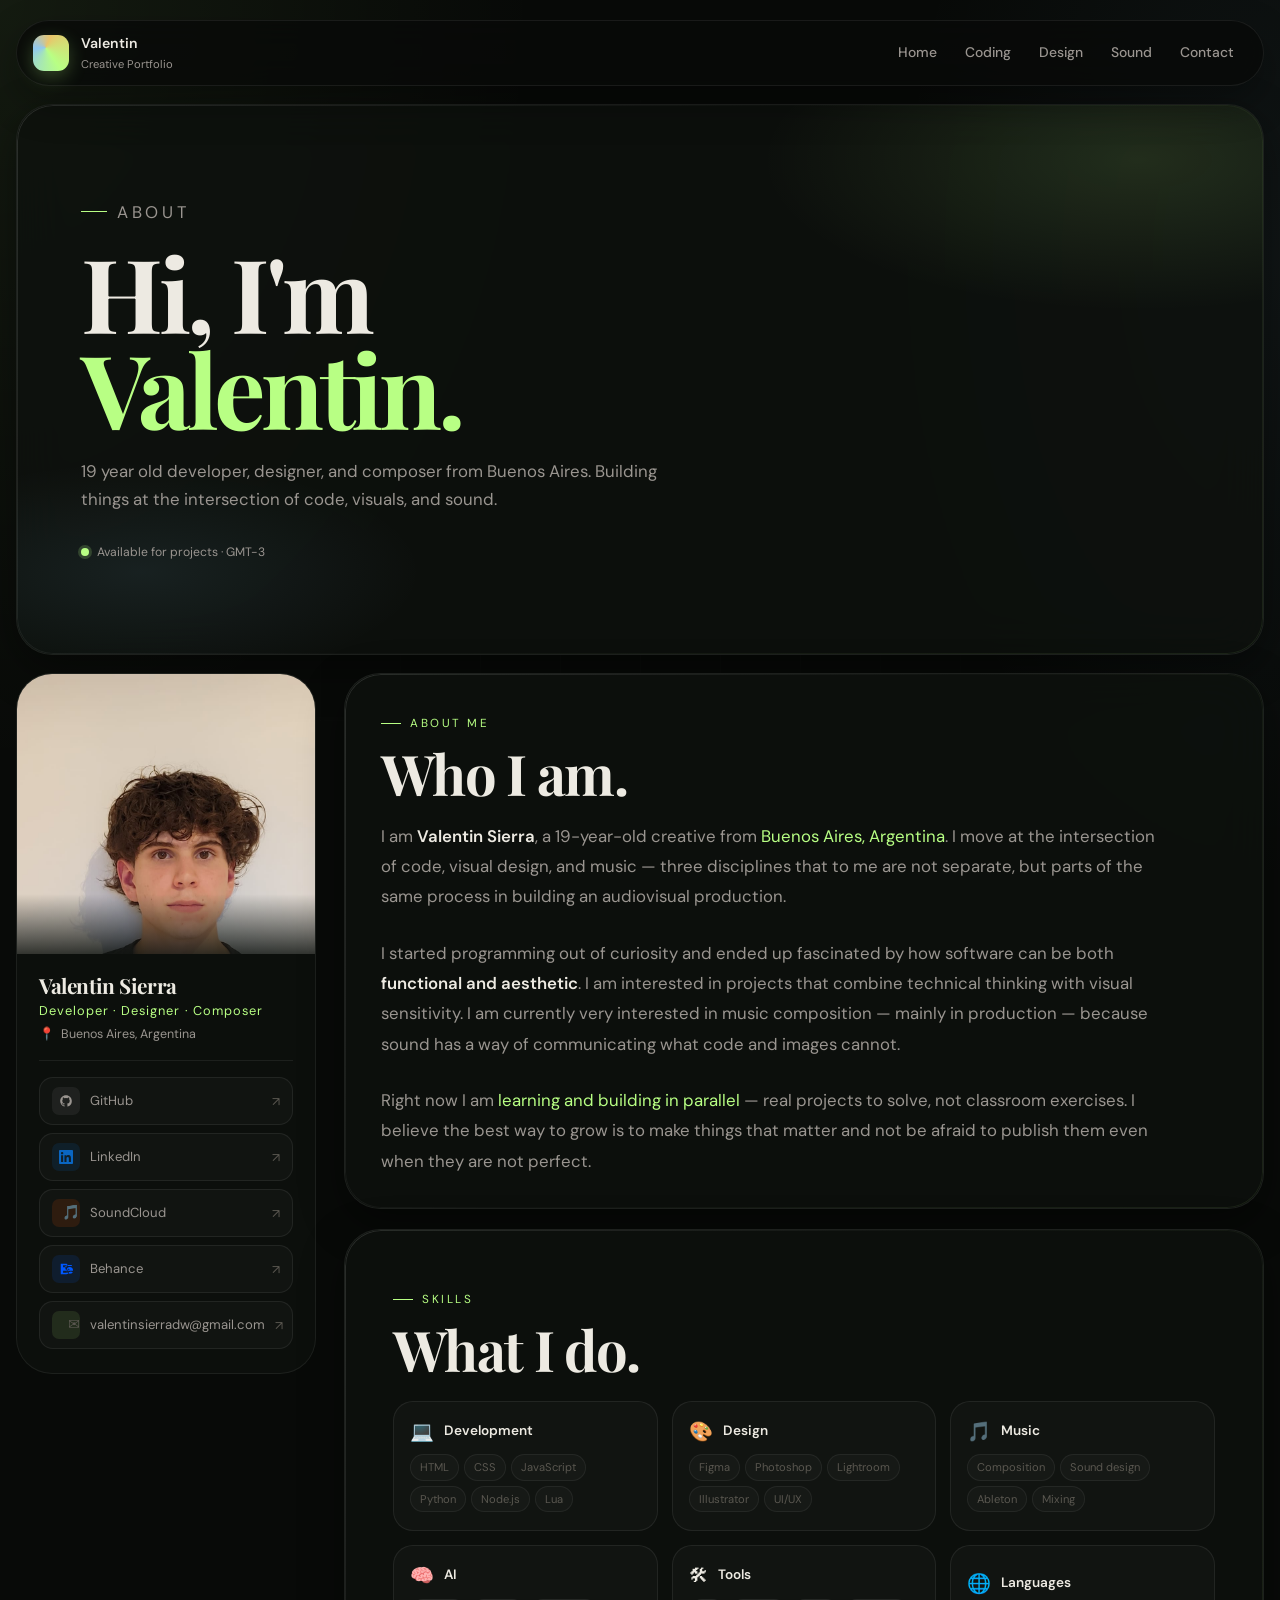
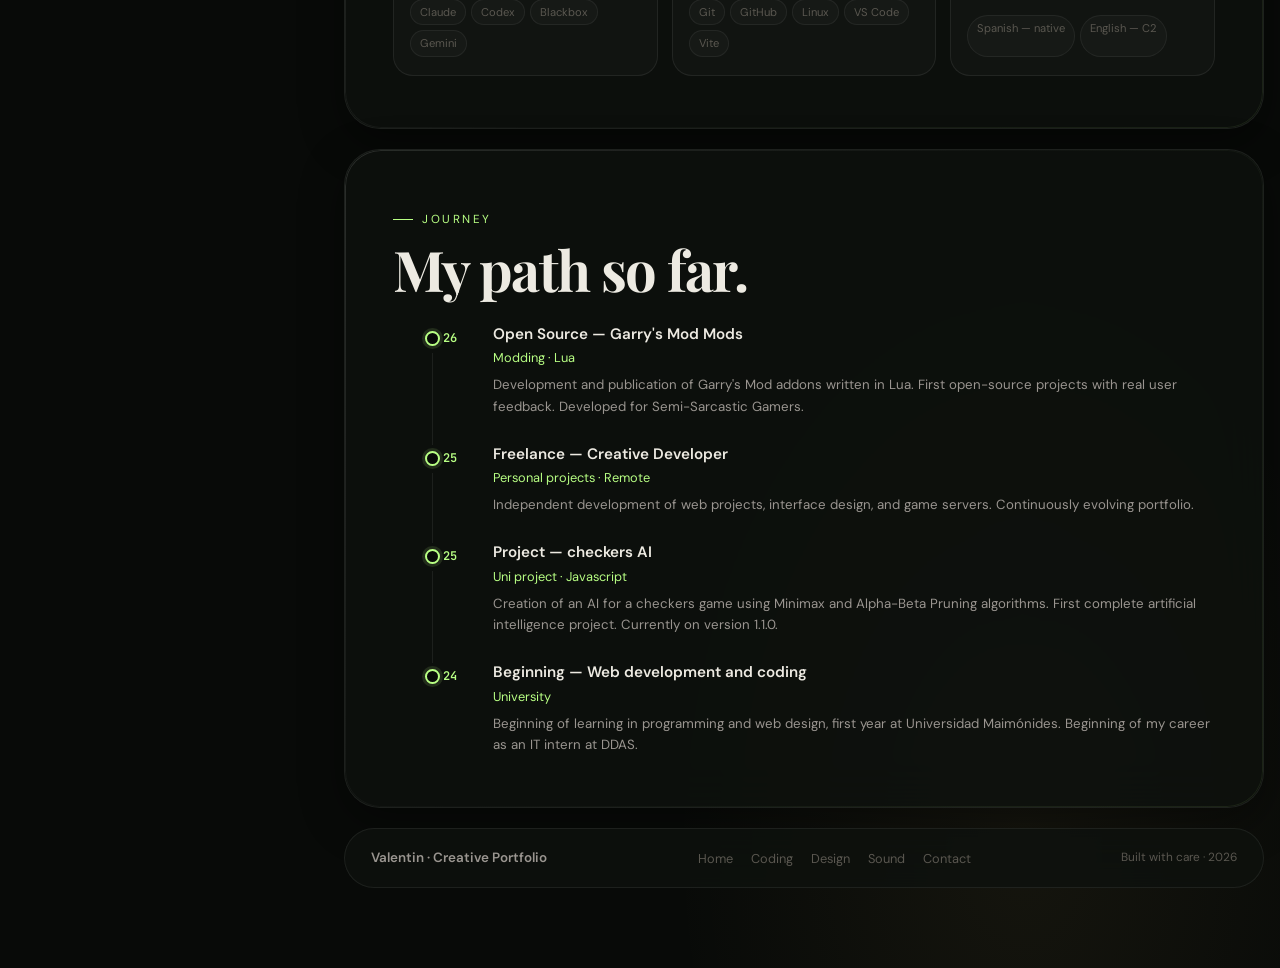
<file: about.html>
<!DOCTYPE html>
<html lang="en">

<head>
    <meta charset="UTF-8">
    <meta name="viewport" content="width=device-width, initial-scale=1.0">
    <!-- ↓ REPLACE with your real name and description -->
    <meta name="description"
        content="Valentin Sierra — Creative developer, designer, and composer. Buenos Aires, Argentina.">
    <title>About — Valentin</title>
    <link rel="preconnect" href="https://fonts.googleapis.com">
    <link rel="preconnect" href="https://fonts.gstatic.com" crossorigin>
    <link
        href="https://fonts.googleapis.com/css2?family=DM+Sans:wght@400;500;600&family=Playfair+Display:wght@700&family=JetBrains+Mono:wght@400&display=swap"
        rel="stylesheet">
    <link rel="stylesheet" href="./assets/styles.css">
    <script defer src="main.js"></script>

    <style>
        /* ════════════════════════════════════════
       ABOUT PAGE — Extended styles
       ════════════════════════════════════════ */

        /* ── Profile layout ── */
        .about-layout {
            display: grid;
            grid-template-columns: minmax(260px, 300px) minmax(0, 1fr);
            gap: 28px;
            align-items: start;
        }

        /* ── Profile card (sidebar) ── */
        .profile-card {
            border: 1px solid var(--line);
            border-radius: var(--r-xl);
            background: var(--surface);
            overflow: hidden;
            position: sticky;
            top: 90px;
            /* stays fixed while you scroll */
        }

        .profile-avatar-wrap {
            position: relative;
            height: 280px;
            overflow: hidden;
        }

        .profile-avatar-bg {
            position: absolute;
            inset: 0;
        }

        /*
      ════════════════════════════════════════════════════
      PROFILE PHOTO — HOW TO ADD
      ════════════════════════════════════════════════════
      1. Save your photo in: ./assets/images/avatar.jpg
         (recommended: square or nearly square, minimum 400x400px)

      2. Replace the .avatar-placeholder block with:
         <img
           src="./assets/images/avatar.jpg"
           alt="Valentin profile photo"
           class="profile-real-img"
         />

      3. The .profile-real-img CSS is already defined below.
      ════════════════════════════════════════════════════
    */
        .profile-real-img {
            position: absolute;
            inset: 0;
            width: 100%;
            height: 100%;
            object-fit: cover;
            object-position: center top;
        }

        .avatar-placeholder {
            position: absolute;
            inset: 0;
            display: grid;
            place-items: center;
            background:
                radial-gradient(circle at 40% 30%, rgba(184, 255, 132, 0.18), transparent 50%),
                radial-gradient(circle at 70% 75%, rgba(144, 200, 240, 0.14), transparent 45%),
                #0a120a;
        }

        .avatar-placeholder-inner {
            text-align: center;
            display: grid;
            gap: 8px;
            place-items: center;
        }

        .avatar-initials {
            width: 90px;
            height: 90px;
            border-radius: 50%;
            background: conic-gradient(from 145deg at 35% 35%,
                    var(--lime) 0deg, var(--sky) 120deg, var(--amber) 240deg, var(--lime) 360deg);
            display: grid;
            place-items: center;
            font-family: var(--font-display);
            font-size: 2rem;
            font-weight: 700;
            color: #080f08;
            box-shadow: 0 12px 32px rgba(184, 255, 132, 0.3);
        }

        .avatar-placeholder-text {
            font-size: 0.7rem;
            color: var(--text-faint);
            font-family: var(--font-mono);
        }

        .profile-info {
            padding: 20px 22px 24px;
            display: grid;
            gap: 16px;
        }

        .profile-name-block {
            display: grid;
            gap: 3px;
        }

        .profile-name {
            font-family: var(--font-display);
            font-size: 1.3rem;
            font-weight: 700;
            letter-spacing: -0.02em;
            line-height: 1.1;
        }

        .profile-title {
            font-size: 0.8rem;
            color: var(--lime);
            letter-spacing: 0.08em;
        }

        .profile-location {
            display: inline-flex;
            align-items: center;
            gap: 6px;
            font-size: 0.78rem;
            color: var(--text-muted);
        }

        .profile-divider {
            height: 1px;
            background: var(--line);
        }

        .profile-links {
            display: grid;
            gap: 8px;
        }

        .profile-link {
            display: flex;
            align-items: center;
            gap: 10px;
            padding: 9px 12px;
            border: 1px solid var(--line);
            border-radius: var(--r-sm);
            font-size: 0.82rem;
            color: var(--text-muted);
            background: var(--surface-lo);
            min-width: 0;
            transition: all var(--t-fast);
        }

        .profile-link:hover {
            border-color: var(--line-hi);
            color: var(--text);
            background: rgba(255, 255, 255, 0.04);
            transform: translateX(3px);
        }

        .profile-link-icon {
            width: 28px;
            height: 28px;
            border-radius: 7px;
            display: grid;
            place-items: center;
            font-size: 0.9rem;
            flex-shrink: 0;
        }

        .profile-link span:last-child {
            margin-left: auto;
            color: var(--text-faint);
            font-size: 0.8rem;
        }

        /* ── Main content ── */
        .about-main {
            display: grid;
            gap: 20px;
        }

        /* ── Bio section ── */
        .bio-section {
            padding: 32px 36px;
        }

        .bio-text {
            font-size: 1.05rem;
            line-height: 1.8;
            color: var(--text-muted);
            max-width: 65ch;
        }

        .bio-text strong {
            color: var(--text);
            font-weight: 600;
        }

        .bio-text em {
            font-style: normal;
            color: var(--lime);
        }

        /* ── Skills ── */
        .skills-grid {
            display: grid;
            grid-template-columns: repeat(3, minmax(0, 1fr));
            gap: 14px;
        }

        .skill-block {
            padding: 18px 16px;
            border: 1px solid var(--line);
            border-radius: var(--r-md);
            background: var(--surface-lo);
            display: grid;
            gap: 12px;
            transition: border-color var(--t-fast), background var(--t-fast);
        }

        .skill-block:hover {
            border-color: var(--line-hi);
            background: rgba(255, 255, 255, 0.03);
        }

        .skill-block-header {
            display: flex;
            align-items: center;
            gap: 10px;
        }

        .skill-emoji {
            font-size: 1.2rem;
            line-height: 1;
        }

        .skill-block-title {
            font-size: 0.85rem;
            font-weight: 600;
        }

        .skill-tags {
            display: flex;
            flex-wrap: wrap;
            gap: 5px;
        }

        .skill-tag {
            padding: 3px 9px;
            border: 1px solid rgba(255, 255, 255, 0.06);
            border-radius: var(--r-pill);
            font-size: 0.7rem;
            color: var(--text-faint);
            background: var(--surface-lo);
        }

        /* ── Timeline / Journey ── */
        .timeline {
            display: grid;
            gap: 0;
        }

        .timeline-item {
            display: grid;
            grid-template-columns: 80px minmax(0, 1fr);
            gap: 20px;
            padding-bottom: 28px;
            position: relative;
        }

        .timeline-item:last-child {
            padding-bottom: 0;
        }

        .timeline-item::before {
            content: "";
            position: absolute;
            left: 39px;
            top: 28px;
            bottom: 0;
            width: 1px;
            background: var(--line);
        }

        .timeline-item:last-child::before {
            display: none;
        }

        .timeline-year {
            font-family: var(--font-mono);
            font-size: 0.75rem;
            color: var(--lime);
            font-weight: 600;
            padding-top: 4px;
            text-align: right;
            padding-right: 16px;
        }

        .timeline-dot {
            position: absolute;
            left: 32px;
            top: 6px;
            width: 15px;
            height: 15px;
            border-radius: 50%;
            background: var(--bg);
            border: 2px solid var(--lime);
            box-shadow: 0 0 0 3px rgba(184, 255, 132, 0.12);
        }

        .timeline-content {
            display: grid;
            gap: 4px;
        }

        .timeline-role {
            font-size: 0.95rem;
            font-weight: 600;
            line-height: 1.2;
        }

        .timeline-org {
            font-size: 0.8rem;
            color: var(--lime);
        }

        .timeline-desc {
            font-size: 0.83rem;
            color: var(--text-muted);
            line-height: 1.6;
            margin-top: 2px;
        }

        /* ── CTA section ── */
        .about-cta {
            display: grid;
            grid-template-columns: minmax(0, 1fr) auto;
            gap: 24px;
            align-items: center;
        }

        /* ── Responsive ── */
        @media (max-width: 1000px) {
            .about-layout {
                grid-template-columns: minmax(0, 1fr);
            }

            .profile-card {
                position: static;
            }

            .profile-avatar-wrap {
                height: 220px;
            }

            .skills-grid {
                grid-template-columns: repeat(2, minmax(0, 1fr));
            }
        }

        @media (max-width: 640px) {
            .skills-grid {
                grid-template-columns: minmax(0, 1fr);
            }

            .about-cta {
                grid-template-columns: minmax(0, 1fr);
            }

            .bio-section {
                padding: 24px 20px;
            }

            .timeline-item {
                grid-template-columns: minmax(0, 1fr);
                gap: 8px;
                padding-left: 30px;
            }

            .timeline-item::before {
                left: 6px;
            }

            .timeline-dot {
                left: 0;
            }

            .timeline-year {
                text-align: left;
                padding: 0;
            }
        }
    </style>
</head>

<body>
    <div class="site-wrap">

        <!-- ── Header ── -->
        <header class="site-header">
            <a class="brand" href="index.html">
                <span class="brand-mark" aria-hidden="true"></span>
                <span class="brand-copy">
                    <strong>Valentin</strong>
                    <small>Creative Portfolio</small>
                </span>
            </a>
            <nav class="site-nav" aria-label="Primary">
                <a class="nav-link" href="index.html">Home</a>
                <a class="nav-link" href="coding.html">Coding</a>
                <a class="nav-link" href="design.html">Design</a>
                <a class="nav-link" href="sound.html">Sound</a>
                <a class="nav-link" href="contact.html">Contact</a>
            </nav>
        </header>

        <!-- ── Sub-hero ── -->
        <section class="sub-hero glass" aria-label="About hero">
            <div class="sub-hero-accent" aria-hidden="true" style="background:
        radial-gradient(ellipse 55% 50% at 90% 10%, rgba(184,255,132,0.12), transparent 55%),
        radial-gradient(ellipse 45% 40% at 10% 85%, rgba(144,200,240,0.09), transparent 50%);">
            </div>
            <div style="position:relative;z-index:1;max-width:70ch;">
                <p class="hero-eyebrow">About</p>
                <h1 data-reveal>
                    <!-- ↓ REPLACE with your real name -->
                    Hi, I'm<br><em style="font-style:normal;color:var(--lime);">Valentin.</em>
                </h1>
                <p data-reveal data-delay="1"
                    style="font-size:1.05rem;color:var(--text-muted);max-width:52ch;line-height:1.7;margin-top:16px;">
                    <!-- ↓ REPLACE with your personal tagline -->
                    19 year old developer, designer, and composer from Buenos Aires.
                    Building things at the intersection of code, visuals, and sound.
                </p>
                <div style="margin-top:24px;" data-reveal data-delay="2">
                    <div class="status-dot">Available for projects · GMT-3</div>
                </div>
            </div>
        </section>

        <!-- ── Main layout: sidebar + content ── -->
        <div class="about-layout">

            <!-- ── Profile card (sticky sidebar) ── -->
            <aside aria-label="Profile" data-reveal>
                <div class="profile-card">

                    <!-- Profile image -->
                    <div class="profile-avatar-wrap">
                        <!--
              ════════════════════════════════════════════════════
              PROFILE PHOTO — REPLACE
              ════════════════════════════════════════════════════
              Option A (with a real image) — replace the block
              .avatar-placeholder con:

              <img
                src="./assets/images/avatar.jpg"
                alt="Valentin Sierra profile photo"
                class="profile-real-img"
              />

              Option B — Placeholder (currently active):
            -->
                        <div class="avatar-placeholder">
                            <div class="avatar-placeholder-inner">
                                <img src="./assets/images/avatar.jpeg" alt="Valentin profile photo"
                                    class="profile-real-img" />
                                <div class="avatar-initials">VS</div>
                                <span class="avatar-placeholder-text">avatar.jpg</span>
                            </div>
                        </div>
                        <!-- Gradient overlay bottom -->
                        <div style="position:absolute;bottom:0;left:0;right:0;height:60px;
              background:linear-gradient(to top, var(--surface), transparent);"></div>
                    </div>

                    <div class="profile-info">
                        <div class="profile-name-block">
                            <!-- ↓ REPLACE with your full name -->
                            <h2 class="profile-name">Valentin Sierra</h2>
                            <!-- ↓ REPLACE with your title or role -->
                            <span class="profile-title">Developer · Designer · Composer</span>
                            <!-- ↓ REPLACE with your city/country -->
                            <span class="profile-location">
                                <span>📍</span> Buenos Aires, Argentina
                            </span>
                        </div>

                        <div class="profile-divider"></div>

                        <nav class="profile-links" aria-label="Social links">
                            <!-- ↓ REPLACE each href with your real links -->
                            <a class="profile-link" href="https://github.com/Valencinn" target="_blank" rel="noopener">
                                <div class="profile-link-icon" style="background:rgba(255,255,255,0.06);">
                                    <svg width="14" height="14" viewBox="0 0 24 24" fill="currentColor">
                                        <path
                                            d="M12 2C6.477 2 2 6.484 2 12.017c0 4.425 2.865 8.18 6.839 9.504.5.092.682-.217.682-.483 0-.237-.008-.868-.013-1.703-2.782.605-3.369-1.343-3.369-1.343-.454-1.158-1.11-1.466-1.11-1.466-.908-.62.069-.608.069-.608 1.003.07 1.531 1.032 1.531 1.032.892 1.53 2.341 1.088 2.91.832.092-.647.35-1.088.636-1.338-2.22-.253-4.555-1.113-4.555-4.951 0-1.093.39-1.988 1.029-2.688-.103-.253-.446-1.272.098-2.65 0 0 .84-.27 2.75 1.026A9.564 9.564 0 0 1 12 6.844a9.59 9.59 0 0 1 2.504.337c1.909-1.296 2.747-1.027 2.747-1.027.546 1.379.202 2.398.1 2.651.64.7 1.028 1.595 1.028 2.688 0 3.848-2.339 4.695-4.566 4.943.359.309.678.92.678 1.855 0 1.338-.012 2.419-.012 2.747 0 .268.18.58.688.482A10.02 10.02 0 0 0 22 12.017C22 6.484 17.522 2 12 2z" />
                                    </svg>
                                </div>
                                GitHub
                                <span>↗</span>
                            </a>

                            <a class="profile-link" href="https://linkedin.com/in/valentinsierra" target="_blank"
                                rel="noopener">
                                <div class="profile-link-icon" style="background:rgba(10,102,194,0.14);">
                                    <svg width="14" height="14" viewBox="0 0 24 24" fill="#0a66c2">
                                        <path
                                            d="M20.447 20.452h-3.554v-5.569c0-1.328-.027-3.037-1.852-3.037-1.853 0-2.136 1.445-2.136 2.939v5.667H9.351V9h3.414v1.561h.046c.477-.9 1.637-1.85 3.37-1.85 3.601 0 4.267 2.37 4.267 5.455v6.286zM5.337 7.433a2.062 2.062 0 0 1-2.063-2.065 2.064 2.064 0 1 1 2.063 2.065zm1.782 13.019H3.555V9h3.564v11.452zM22.225 0H1.771C.792 0 0 .774 0 1.729v20.542C0 23.227.792 24 1.771 24h20.451C23.2 24 24 23.227 24 22.271V1.729C24 .774 23.2 0 22.222 0h.003z" />
                                    </svg>
                                </div>
                                LinkedIn
                                <span>↗</span>
                            </a>

                            <a class="profile-link" href="https://soundcloud.com/valencinn" target="_blank"
                                rel="noopener">
                                <div class="profile-link-icon" style="background:rgba(255,85,0,0.12);">
                                    <span style="font-size:0.9rem;">🎵</span>
                                </div>
                                SoundCloud
                                <span>↗</span>
                            </a>

                            <!--
                ↓ REPLACE the href with your real Behance
                If you do not have Behance yet, you can delete this block.
              -->
                            <a class="profile-link" href="https://www.behance.net/valencinn" target="_blank"
                                rel="noopener">
                                <div class="profile-link-icon" style="background:rgba(0,90,255,0.12);">
                                    <svg width="14" height="14" viewBox="0 0 24 24" fill="#0057ff">
                                        <path
                                            d="M22 7h-7V5h7v2zm1.726 10c-.442 1.297-2.029 3-5.101 3-3.074 0-5.564-1.729-5.564-5.675 0-3.91 2.325-5.92 5.466-5.92 3.082 0 4.964 1.782 5.375 4.426.078.506.109 1.188.095 2.14H15.97c.13 1.595.836 2.208 2.101 2.208.768 0 1.374-.306 1.695-.872l2.959.893zm-5.68-3.7c-.06-1.095-.57-1.842-1.69-1.842-1.023 0-1.68.663-1.773 1.842H18.046zM9.764 7.495c1.358.053 2.437.355 3.729-.604.465-.34.922-1.078.922-1.838C14.415 3.299 12.986 3 12.014 3H3v18h9.455c1.068 0 2.152-.243 2.889-.688 1.092-.67 1.59-1.744 1.59-2.976 0-2.058-1.213-3.066-2.916-3.297-1.195-.16-1.78-.305-2.334-.564l.08.02zM7.006 5.63H11.48c1.19 0 1.919.532 1.919 1.507 0 1.077-.729 1.664-1.919 1.664H7.006V5.63zm0 9.274H11.9c1.362 0 2.139.617 2.139 1.747 0 1.145-.777 1.748-2.139 1.748H7.006v-3.495z" />
                                    </svg>
                                </div>
                                Behance
                                <span>↗</span>
                            </a>

                            <!-- ↓ REPLACE with your real email -->
                            <a class="profile-link" href="mailto:valentinsierradw@gmail.com">
                                <div class="profile-link-icon" style="background:rgba(184,255,132,0.1);">
                                    <span style="font-size:0.9rem;">✉️</span>
                                </div>
                                <!-- ↓ REPLACE with your email -->
                                valentinsierradw@gmail.com
                                <span>↗</span>
                            </a>
                        </nav>
                    </div>
                </div>
            </aside>

            <!-- ── Main content ── -->
            <div class="about-main">

                <!-- Bio -->
                <section class="section glass bio-section" aria-label="Biography" data-reveal>
                    <p class="section-label">About me</p>
                    <h2 class="section-title" style="margin-bottom:20px;">Who I am.</h2>

                    <!-- ↓ REPLACE this entire paragraph with your real bio -->
                    <p class="bio-text">
                        I am <strong>Valentin Sierra</strong>, a 19-year-old creative from
                        <em>Buenos Aires, Argentina</em>. I move at the intersection of code, visual
                        design, and music — three disciplines that to me are not separate, but parts of the same
                        process in building an audiovisual production.
                    </p>
                    <br>
                    <!-- ↓ REPLACE with more details about yourself -->
                    <p class="bio-text">
                        I started programming out of curiosity and ended up fascinated by how software can be both
                        <strong>functional and aesthetic</strong>. I am interested in projects that combine
                        technical thinking with visual sensitivity. I am currently very interested in music composition —
                        mainly
                        in production — because sound has a way of communicating what
                        code and images cannot.
                    </p>
                    <br>
                    <!-- ↓ REPLACE with your values or way of working -->
                    <p class="bio-text">
                        Right now I am <em>learning and building in parallel</em> — real projects to
                        solve, not classroom exercises. I believe the best way to grow is to make things that
                        matter and not be afraid to publish them even when they are not perfect.
                    </p>
                </section>

                <!-- Skills -->
                <section class="section glass" aria-label="Skills" data-reveal>
                    <p class="section-label">Skills</p>
                    <h2 class="section-title" style="margin-bottom:24px;">What I do.</h2>

                    <div class="skills-grid">

                        <!-- ↓ REPLACE the tags with your real skills -->
                        <div class="skill-block">
                            <div class="skill-block-header">
                                <span class="skill-emoji">💻</span>
                                <span class="skill-block-title">Development</span>
                            </div>
                            <div class="skill-tags">
                                <span class="skill-tag">HTML</span>
                                <span class="skill-tag">CSS</span>
                                <span class="skill-tag">JavaScript</span>
                                <span class="skill-tag">Python</span>
                                <span class="skill-tag">Node.js</span>
                                <span class="skill-tag">Lua</span>
                                <!-- ↓ Add or remove tags according to your skills -->
                            </div>
                        </div>

                        <div class="skill-block">
                            <div class="skill-block-header">
                                <span class="skill-emoji">🎨</span>
                                <span class="skill-block-title">Design</span>
                            </div>
                            <div class="skill-tags">
                                <span class="skill-tag">Figma</span>
                                <span class="skill-tag">Photoshop</span>
                                <span class="skill-tag">Lightroom</span>
                                <span class="skill-tag">Illustrator</span>
                                <span class="skill-tag">UI/UX</span>
                                <!-- ↓ Add or remove tags according to your tools -->
                            </div>
                        </div>

                        <div class="skill-block">
                            <div class="skill-block-header">
                                <span class="skill-emoji">🎵</span>
                                <span class="skill-block-title">Music</span>
                            </div>
                            <div class="skill-tags">
                                <span class="skill-tag">Composition</span>
                                <span class="skill-tag">Sound design</span>
                                <span class="skill-tag">Ableton</span>
                                <span class="skill-tag">Mixing</span>
                                <!-- ↓ Add or remove tags according to your musical experience -->
                            </div>
                        </div>

                        <div class="skill-block">
                            <div class="skill-block-header">
                                <span class="skill-emoji">🧠</span>
                                <span class="skill-block-title">AI</span>
                            </div>
                            <div class="skill-tags">
                                <span class="skill-tag">Claude</span>
                                <span class="skill-tag">Codex</span>
                                <span class="skill-tag">Blackbox</span>
                                <span class="skill-tag">Gemini</span>
                            </div>
                        </div>

                        <div class="skill-block">
                            <div class="skill-block-header">
                                <span class="skill-emoji">🛠</span>
                                <span class="skill-block-title">Tools</span>
                            </div>
                            <div class="skill-tags">
                                <span class="skill-tag">Git</span>
                                <span class="skill-tag">GitHub</span>
                                <span class="skill-tag">Linux</span>
                                <span class="skill-tag">VS Code</span>
                                <span class="skill-tag">Vite</span>
                            </div>
                        </div>

                        <div class="skill-block">
                            <div class="skill-block-header">
                                <span class="skill-emoji">🌐</span>
                                <span class="skill-block-title">Languages</span>
                            </div>
                            <div class="skill-tags">
                                <!-- ↓ REPLACE with your real languages and levels -->
                                <span class="skill-tag">Spanish — native</span>
                                <span class="skill-tag">English — C2</span>
                                <!-- Example: <span class="skill-tag">Italian — A1</span> -->
                            </div>
                        </div>

                    </div>
                </section>

                <!-- Journey / Experience -->
                <section class="section glass" aria-label="Journey" data-reveal>
                    <p class="section-label">Journey</p>
                    <h2 class="section-title" style="margin-bottom:28px;">My path so far.</h2>

                    <div class="timeline">

                        <!--
              ════════════════════════════════════════════════════
              TIMELINE — REPLACE WITH YOUR REAL JOURNEY
              Add, remove, or modify the items according to your story.
              Each item has: year, role, organization, description.
              ════════════════════════════════════════════════════
            -->

                        <!-- Most recent item first -->
                        <div class="timeline-item">
                            <span class="timeline-year">26</span>
                            <div class="timeline-dot"></div>
                            <div class="timeline-content">
                                <!-- ↓ REPLACE with your real role -->
                                <span class="timeline-role">Open Source — Garry's Mod Mods</span>
                                <span class="timeline-org">Modding · Lua</span>
                                <p class="timeline-desc">
                                    <!-- ↓ REPLACE with your description -->
                                    Development and publication of Garry's Mod addons written in Lua. First
                                    open-source projects
                                    with real user feedback. Developed for Semi-Sarcastic Gamers.
                                </p>
                            </div>
                        </div>

                        <div class="timeline-item">
                            <span class="timeline-year">25</span>
                            <div class="timeline-dot"></div>
                            <div class="timeline-content">
                                <!-- ↓ REPLACE with your current role/activity -->
                                <span class="timeline-role">Freelance — Creative Developer</span>
                                <!-- ↓ REPLACE with the name of the org/project or "Personal" -->
                                <span class="timeline-org">Personal projects · Remote</span>
                                <!-- ↓ REPLACE with your description -->
                                <p class="timeline-desc">
                                    Independent development of web projects, interface design, and game servers.
                                    Continuously evolving portfolio.
                                </p>
                            </div>
                        </div>


                        <div class="timeline-item">
                            <span class="timeline-year">25</span>
                            <div class="timeline-dot"></div>
                            <div class="timeline-content">
                                <!-- ↓ REPLACE -->
                                <span class="timeline-role">Project — checkers AI</span>
                                <span class="timeline-org">Uni project · Javascript</span>
                                <p class="timeline-desc">
                                    <!-- ↓ REPLACE -->
                                    Creation of an AI for a checkers game using Minimax and Alpha-Beta
                                    Pruning algorithms.
                                    First complete artificial intelligence project. Currently on version 1.1.0.
                                </p>
                            </div>
                        </div>

                        <div class="timeline-item">
                            <span class="timeline-year">24</span>
                            <div class="timeline-dot"></div>
                            <div class="timeline-content">
                                <!-- ↓ REPLACE -->
                                <span class="timeline-role">Beginning — Web development and coding</span>
                                <span class="timeline-org">University</span>
                                <p class="timeline-desc">
                                    <!-- ↓ REPLACE with how you got started -->
                                    Beginning of learning in programming and web design, first year at Universidad
                                    Maimónides.
                                    Beginning of my career as an IT intern at DDAS.
                                </p>
                            </div>
                        </div>

                        <!--
              ↓ ADD more items if you have more history.
              Copy the block above and modify it.
            -->

                    </div>
                </section>

                <!-- ── Footer ── -->
                <footer class="site-footer">
                    <span class="footer-brand">Valentin · Creative Portfolio</span>
                    <nav class="footer-nav" aria-label="Footer">
                        <a href="index.html">Home</a>
                        <a href="coding.html">Coding</a>
                        <a href="design.html">Design</a>
                        <a href="sound.html">Sound</a>
                        <a href="contact.html">Contact</a>
                    </nav>
                    <p class="footer-note">Built with care · <span data-year></span></p>
                </footer>

            </div>
</body>

</html>
</file>
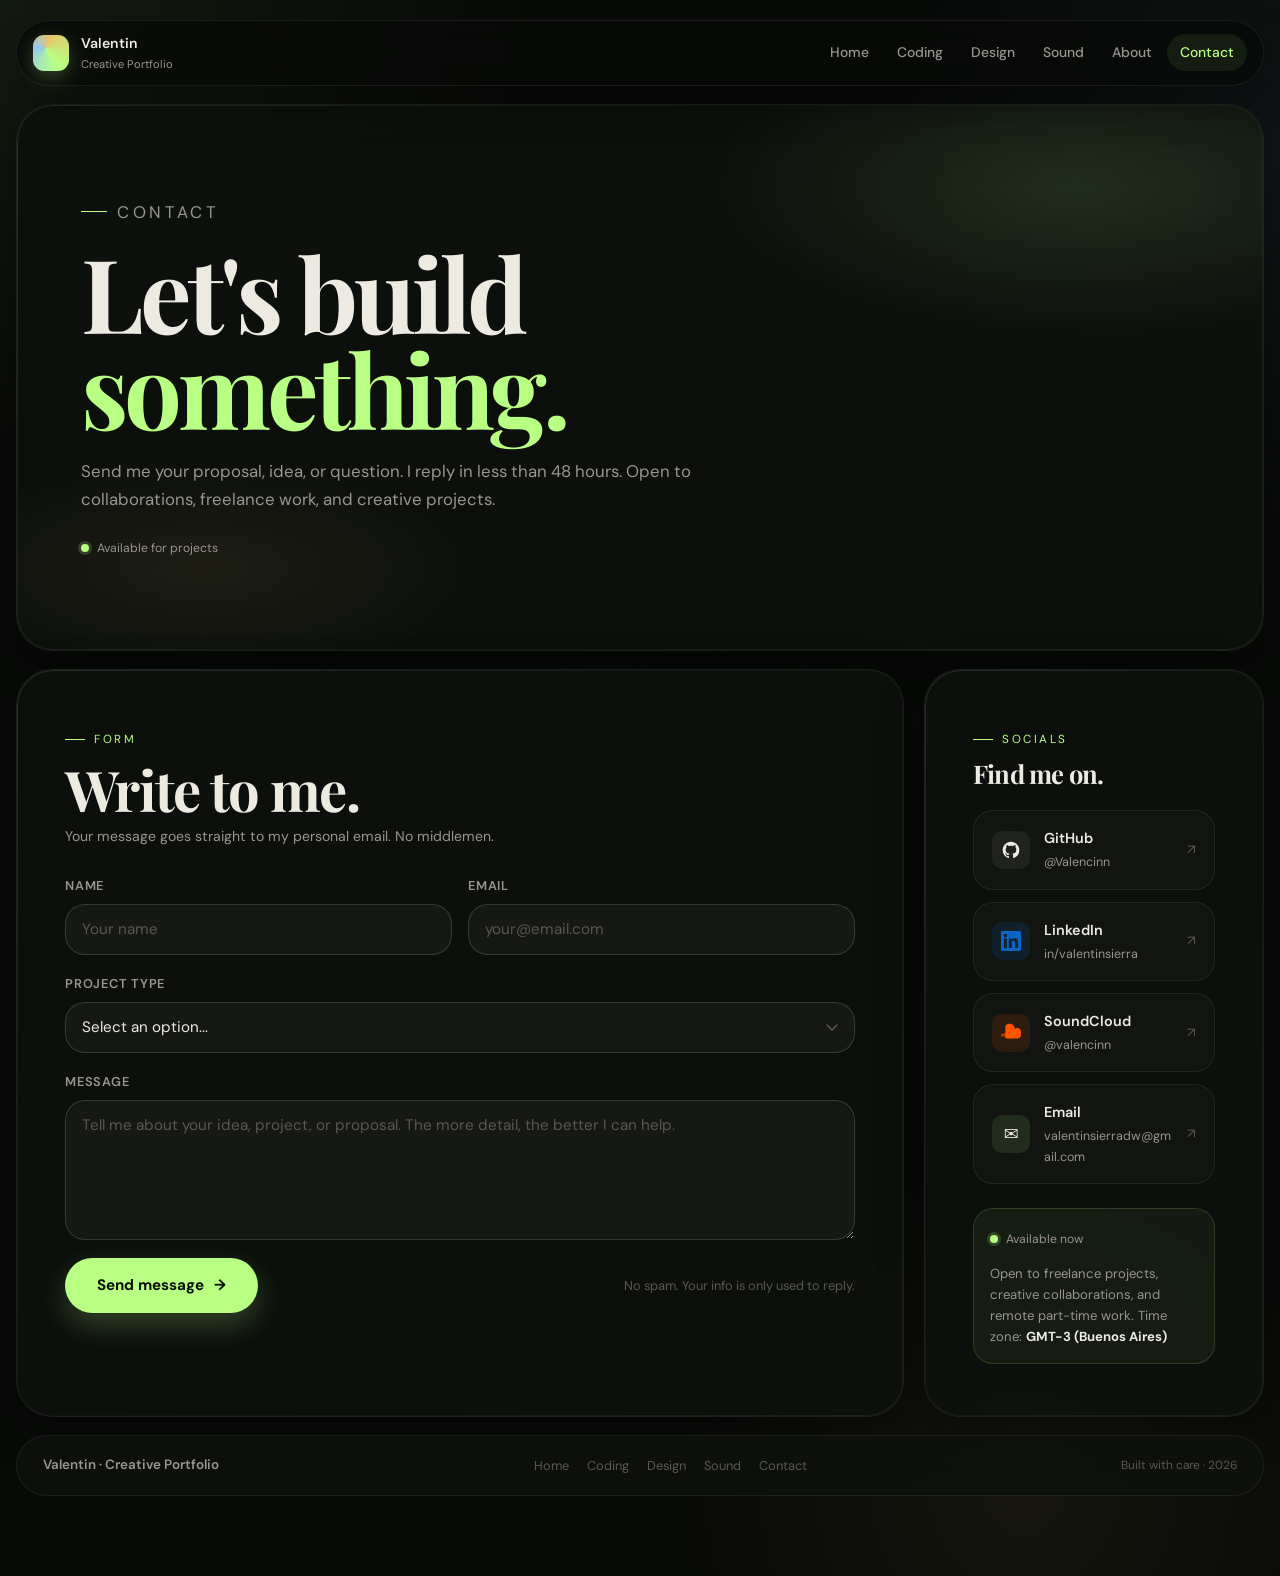
<file: contact.html>
<!DOCTYPE html>
<html lang="en">

<head>
    <meta charset="UTF-8">
    <meta name="viewport" content="width=device-width, initial-scale=1.0">
    <meta name="description" content="Valentin — Contact. Send me your proposal, idea, or collaboration.">
    <title>Contact — Valentin</title>
    <link rel="preconnect" href="https://fonts.googleapis.com">
    <link rel="preconnect" href="https://fonts.gstatic.com" crossorigin>
    <link
        href="https://fonts.googleapis.com/css2?family=DM+Sans:wght@400;500;600&family=Playfair+Display:wght@700&family=JetBrains+Mono:wght@400&display=swap"
        rel="stylesheet">
    <link rel="stylesheet" href="./assets/styles.css">
    <script defer src="main.js"></script>

    <style>
        /* ── Contact form styles ── */
        .contact-form {
            display: grid;
            gap: 18px;
        }

        .form-row {
            display: grid;
            grid-template-columns: repeat(2, minmax(0, 1fr));
            gap: 16px;
        }

        .form-group {
            display: grid;
            gap: 8px;
        }

        .form-label {
            font-size: 0.8rem;
            font-weight: 600;
            color: var(--text-muted);
            letter-spacing: 0.06em;
            text-transform: uppercase;
        }

        .form-input,
        .form-select,
        .form-textarea {
            width: 100%;
            padding: 13px 16px;
            background: rgba(255, 255, 255, 0.04);
            border: 1px solid var(--line-hi);
            border-radius: var(--r-md);
            color: var(--text);
            font-family: var(--font-body);
            font-size: 0.95rem;
            line-height: 1.5;
            transition: border-color var(--t-fast), background var(--t-fast), box-shadow var(--t-fast);
            outline: none;
            -webkit-appearance: none;
            appearance: none;
        }

        .form-input::placeholder,
        .form-textarea::placeholder {
            color: var(--text-faint);
        }

        .form-input:focus,
        .form-select:focus,
        .form-textarea:focus {
            border-color: var(--lime);
            background: rgba(184, 255, 132, 0.04);
            box-shadow: 0 0 0 3px rgba(184, 255, 132, 0.1);
        }

        .form-select {
            cursor: pointer;
            background-image: url("data:image/svg+xml,%3Csvg xmlns='http://www.w3.org/2000/svg' width='12' height='8' viewBox='0 0 12 8'%3E%3Cpath d='M1 1l5 5 5-5' stroke='%235a5750' stroke-width='1.5' fill='none' stroke-linecap='round'/%3E%3C/svg%3E");
            background-repeat: no-repeat;
            background-position: right 16px center;
            padding-right: 40px;
        }

        .form-select option {
            background: #0e120e;
            color: var(--text);
        }

        .form-textarea {
            resize: vertical;
            min-height: 140px;
        }

        .form-submit {
            display: inline-flex;
            align-items: center;
            gap: 10px;
            padding: 15px 32px;
            background: var(--lime);
            color: #080f08;
            border: none;
            border-radius: var(--r-pill);
            font-family: var(--font-body);
            font-size: 0.95rem;
            font-weight: 700;
            cursor: pointer;
            transition: transform var(--t-fast), box-shadow var(--t-fast), background var(--t-fast);
            box-shadow: 0 12px 30px rgba(184, 255, 132, 0.22);
            width: fit-content;
        }

        .form-submit:hover {
            transform: translateY(-2px);
            box-shadow: 0 18px 40px rgba(184, 255, 132, 0.38);
        }

        .form-submit:active {
            transform: translateY(0);
        }

        .form-submit.sending {
            opacity: 0.7;
            pointer-events: none;
        }

        .form-note {
            font-size: 0.8rem;
            color: var(--text-faint);
            line-height: 1.6;
        }

        /* ── Success state ── */
        .form-success {
            display: none;
            padding: 28px;
            border: 1px solid rgba(184, 255, 132, 0.25);
            border-radius: var(--r-lg);
            background: rgba(184, 255, 132, 0.06);
            text-align: center;
            gap: 12px;
        }

        .form-success.visible {
            display: grid;
        }

        .form-success .success-icon {
            font-size: 2.2rem;
            line-height: 1;
        }

        .form-success h3 {
            font-size: 1.15rem;
            font-weight: 600;
            color: var(--lime);
        }

        .form-success p {
            font-size: 0.9rem;
            color: var(--text-muted);
        }

        /* ── Social links ── */
        .social-grid {
            display: grid;
            gap: 12px;
            justify-items: center;
        }

        .social-link {
            display: flex;
            align-items: center;
            gap: 14px;
            width: min(100%, 320px);
            min-width: 0;
            padding: 16px 18px;
            border: 1px solid var(--line);
            border-radius: var(--r-md);
            background: var(--surface-lo);
            transition: border-color var(--t-fast), background var(--t-fast), transform var(--t-fast);
        }

        .social-link:hover {
            border-color: var(--line-hi);
            background: rgba(255, 255, 255, 0.04);
            transform: translateX(4px);
        }

        .social-icon {
            width: 38px;
            height: 38px;
            border-radius: 10px;
            display: grid;
            place-items: center;
            font-size: 1.1rem;
            flex-shrink: 0;
        }

        .social-info {
            display: grid;
            gap: 1px;
            flex: 1;
            min-width: 0;
        }

        .social-name {
            font-size: 0.9rem;
            font-weight: 600;
        }

        .social-handle {
            font-size: 0.78rem;
            color: var(--text-muted);
            overflow-wrap: anywhere;
        }

        .social-arrow {
            color: var(--text-faint);
            font-size: 0.85rem;
            transition: color var(--t-fast);
        }

        .social-link:hover .social-arrow {
            color: var(--lime);
        }

        /* ── Layout ── */
        .contact-layout {
            display: grid;
            grid-template-columns: minmax(0, 1fr) minmax(260px, 340px);
            gap: 20px;
        }

        @media (max-width: 860px) {
            .contact-layout {
                grid-template-columns: minmax(0, 1fr);
            }

            .form-row {
                grid-template-columns: minmax(0, 1fr);
            }
        }

        @media (max-width: 480px) {
            .form-submit,
            .social-link {
                width: 100%;
            }

            .form-submit {
                justify-content: center;
            }
        }
    </style>
</head>

<body>
    <div class="site-wrap">

        <!-- ── Header ── -->
        <header class="site-header">
            <a class="brand" href="index.html">
                <span class="brand-mark" aria-hidden="true"></span>
                <span class="brand-copy">
                    <strong>Valentin</strong>
                    <small>Creative Portfolio</small>
                </span>
            </a>
            <nav class="site-nav" aria-label="Primary">
                <a class="nav-link" href="index.html">Home</a>
                <a class="nav-link" href="coding.html">Coding</a>
                <a class="nav-link" href="design.html">Design</a>
                <a class="nav-link" href="sound.html">Sound</a>
                <a class="nav-link" href="about.html">About</a>
                <a class="nav-link" href="contact.html">Contact</a>
            </nav>
        </header>

        <!-- ── Sub-hero ── -->
        <section class="sub-hero glass" aria-label="Contact hero">
            <div class="sub-hero-accent" aria-hidden="true" style="background:
        radial-gradient(ellipse 55% 50% at 85% 15%, rgba(184,255,132,0.12), transparent 55%),
        radial-gradient(ellipse 45% 40% at 15% 85%, rgba(233,196,106,0.08), transparent 50%);">
            </div>
            <div style="position:relative;z-index:1;">
                <p class="hero-eyebrow">Contact</p>
                <h1 data-reveal>Let's build<br><em style="font-style:normal;color:var(--lime);">something.</em></h1>
                <p data-reveal data-delay="1"
                    style="font-size:1.05rem;color:var(--text-muted);max-width:52ch;line-height:1.7;margin-top:16px;">
                    Send me your proposal, idea, or question. I reply in less than 48 hours.
                    Open to collaborations, freelance work, and creative projects.
                </p>
                <div style="margin-top:20px;" data-reveal data-delay="2">
                    <div class="status-dot">Available for projects</div>
                </div>
            </div>
        </section>

        <!-- ── Main contact layout ── -->
        <div class="contact-layout">

            <!-- ── Form ── -->
            <section class="section glass" aria-label="Contact form">
                <div data-reveal>
                    <p class="section-label">Form</p>
                    <h2 class="section-title" style="margin-bottom:8px;">Write to me.</h2>
                    <p style="font-size:0.88rem;color:var(--text-muted);margin-bottom:28px;line-height:1.6;">
                        Your message goes straight to my personal email. No middlemen.
                    </p>
                </div>

                <!--
          ┌─────────────────────────────────────────────────────────┐
          │  FORM CONFIGURATION                                     │
          │                                                         │
          │  This form uses Formspree (free up to 50 msgs/month).  │
          │  Steps:                                                 │
          │  1. Go to https://formspree.io and create an account.  │
          │  2. Create a new form and copy your Form ID.           │
          │  3. Replace "YOUR_FORM_ID" in the action below.        │
          │                                                         │
          │  Alternative: use https://web3forms.com (also free)    │
          │  or any similar service.                                │
          │                                                         │
          │  The fallback mailto: sends directly but without styling.│
          └─────────────────────────────────────────────────────────┘
        -->
                <form id="contact-form" class="contact-form" action="https://formspree.io/f/YOUR_FORM_ID" method="POST"
                    data-reveal data-delay="1">
                    <!-- Anti-spam honeypot (do not touch) -->
                    <input type="text" name="_gotcha" style="display:none" tabindex="-1" autocomplete="off">

                    <!-- Redirect to thank-you page (optional) -->
                    <!-- <input type="hidden" name="_next" value="https://your-domain.com/thanks.html"> -->

                    <div class="form-row">
                        <div class="form-group">
                            <label class="form-label" for="name">Name</label>
                            <input class="form-input" type="text" id="name" name="name" placeholder="Your name" required
                                autocomplete="name">
                        </div>
                        <div class="form-group">
                            <label class="form-label" for="email">Email</label>
                            <input class="form-input" type="email" id="email" name="email" placeholder="your@email.com"
                                required autocomplete="email">
                        </div>
                    </div>

                    <div class="form-group">
                        <label class="form-label" for="subject">Project type</label>
                        <select class="form-select" id="subject" name="subject">
                            <option value="" disabled selected>Select an option...</option>
                            <option value="Code collaboration">💻 Code collaboration</option>
                            <option value="Design or visual identity">🎨 Design or visual identity</option>
                            <option value="Composition or sound design">🎵 Composition or sound design</option>
                            <option value="Multidisciplinary project">🌐 Multidisciplinary project</option>
                            <option value="General inquiry">💬 General inquiry</option>
                            <option value="Other">✨ Other</option>
                        </select>
                    </div>

                    <div class="form-group">
                        <label class="form-label" for="message">Message</label>
                        <textarea class="form-textarea" id="message" name="message"
                            placeholder="Tell me about your idea, project, or proposal. The more detail, the better I can help."
                            required></textarea>
                    </div>

                    <div style="display:flex;align-items:center;justify-content:space-between;flex-wrap:wrap;gap:16px;">
                        <button type="submit" class="form-submit" id="submit-btn">
                            <span>Send message</span>
                            <span aria-hidden="true">→</span>
                        </button>
                        <p class="form-note">
                            No spam. Your info is only used to reply.
                        </p>
                    </div>
                </form>

                <!-- Success message (shown via JS) -->
                <div class="form-success" id="form-success" role="alert">
                    <span class="success-icon">✅</span>
                    <h3>Message sent!</h3>
                    <p>Thanks for writing. I will reply in less than 48 hours.</p>
                </div>
            </section>

            <!-- ── Social / contact links sidebar ── -->
            <aside class="section glass" aria-label="Contact links" style="align-self:start;">
                <div data-reveal>
                    <p class="section-label">Socials</p>
                    <h2 class="section-title" style="font-size:1.6rem;margin-bottom:24px;">Find me on.</h2>
                </div>

                <nav class="social-grid" data-reveal data-delay="1" aria-label="Social links">

                    <!-- GitHub -->
                    <a class="social-link" href="https://github.com/Valencinn" target="_blank" rel="noopener">
                        <div class="social-icon" style="background:rgba(255,255,255,0.06);">
                            <svg width="20" height="20" viewBox="0 0 24 24" fill="currentColor" aria-hidden="true">
                                <path
                                    d="M12 2C6.477 2 2 6.484 2 12.017c0 4.425 2.865 8.18 6.839 9.504.5.092.682-.217.682-.483 0-.237-.008-.868-.013-1.703-2.782.605-3.369-1.343-3.369-1.343-.454-1.158-1.11-1.466-1.11-1.466-.908-.62.069-.608.069-.608 1.003.07 1.531 1.032 1.531 1.032.892 1.53 2.341 1.088 2.91.832.092-.647.35-1.088.636-1.338-2.22-.253-4.555-1.113-4.555-4.951 0-1.093.39-1.988 1.029-2.688-.103-.253-.446-1.272.098-2.65 0 0 .84-.27 2.75 1.026A9.564 9.564 0 0 1 12 6.844a9.59 9.59 0 0 1 2.504.337c1.909-1.296 2.747-1.027 2.747-1.027.546 1.379.202 2.398.1 2.651.64.7 1.028 1.595 1.028 2.688 0 3.848-2.339 4.695-4.566 4.943.359.309.678.92.678 1.855 0 1.338-.012 2.419-.012 2.747 0 .268.18.58.688.482A10.02 10.02 0 0 0 22 12.017C22 6.484 17.522 2 12 2z" />
                            </svg>
                        </div>
                        <div class="social-info">
                            <span class="social-name">GitHub</span>
                            <span class="social-handle">@Valencinn</span>
                        </div>
                        <span class="social-arrow">↗</span>
                    </a>

                    <!-- LinkedIn -->
                    <a class="social-link" href="https://linkedin.com/in/valentinsierra" target="_blank" rel="noopener">
                        <div class="social-icon" style="background:rgba(10,102,194,0.15);">
                            <svg width="20" height="20" viewBox="0 0 24 24" fill="#0a66c2" aria-hidden="true">
                                <path
                                    d="M20.447 20.452h-3.554v-5.569c0-1.328-.027-3.037-1.852-3.037-1.853 0-2.136 1.445-2.136 2.939v5.667H9.351V9h3.414v1.561h.046c.477-.9 1.637-1.85 3.37-1.85 3.601 0 4.267 2.37 4.267 5.455v6.286zM5.337 7.433a2.062 2.062 0 0 1-2.063-2.065 2.064 2.064 0 1 1 2.063 2.065zm1.782 13.019H3.555V9h3.564v11.452zM22.225 0H1.771C.792 0 0 .774 0 1.729v20.542C0 23.227.792 24 1.771 24h20.451C23.2 24 24 23.227 24 22.271V1.729C24 .774 23.2 0 22.222 0h.003z" />
                            </svg>
                        </div>
                        <div class="social-info">
                            <span class="social-name">LinkedIn</span>
                            <span class="social-handle">in/valentinsierra</span>
                        </div>
                        <span class="social-arrow">↗</span>
                    </a>

                    <!-- SoundCloud -->
                    <a class="social-link" href="https://soundcloud.com/valencinn" target="_blank" rel="noopener">
                        <div class="social-icon" style="background:rgba(255,85,0,0.12);">
                            <svg width="20" height="20" viewBox="0 0 24 24" fill="#ff5500" aria-hidden="true">
                                <path
                                    d="M1.175 12.225c-.051 0-.094.046-.101.1l-.233 2.154.233 2.105c.007.058.05.098.101.098.05 0 .09-.04.099-.098l.255-2.105-.27-2.154c-.009-.06-.05-.1-.1-.1m-.899.828c-.06 0-.091.037-.104.094L0 14.479l.172 1.308c.013.06.045.094.104.094.058 0 .091-.034.104-.094l.199-1.308-.199-1.332c-.013-.057-.046-.094-.104-.094m1.81-.7c-.067 0-.12.05-.13.117l-.211 2.009.211 1.956c.01.07.063.117.13.117.066 0 .12-.047.13-.117l.243-1.956-.243-2.009c-.01-.067-.064-.117-.13-.117m.917-.237c-.078 0-.14.057-.148.135l-.185 2.246.185 2.15c.01.078.07.135.148.135.079 0 .14-.057.15-.135l.21-2.15-.21-2.246c-.01-.078-.071-.135-.15-.135m.933-.174c-.088 0-.16.065-.166.153l-.163 2.42.163 2.29c.006.088.078.154.166.154.088 0 .16-.066.165-.154l.185-2.29-.185-2.42c-.005-.088-.077-.153-.165-.153m.934-.128c-.099 0-.18.073-.183.172l-.143 2.548.143 2.408c.003.1.084.172.183.172.098 0 .179-.072.182-.172l.162-2.408-.162-2.548c-.003-.1-.084-.172-.182-.172m.944-.08c-.109 0-.198.08-.2.19l-.122 2.628.122 2.523c.002.11.091.19.2.19.11 0 .199-.08.2-.19l.138-2.523-.138-2.628c-.001-.11-.09-.19-.2-.19m.95-.044c-.12 0-.217.088-.218.208l-.102 2.672.102 2.634c.001.12.098.208.218.208.12 0 .217-.088.218-.208l.115-2.634-.115-2.672c-.001-.12-.098-.208-.218-.208m.961-.011c-.13 0-.235.096-.234.226l-.082 2.683.082 2.742c-.001.13.104.226.234.226.13 0 .235-.096.234-.226l.092-2.742-.092-2.683c.001-.13-.104-.226-.234-.226m1.91 10.082c.144 0 .261-.117.261-.261V8.456c0-.144-.117-.26-.26-.26-.144 0-.261.116-.261.26v9.127c0 .144.117.261.26.261M24 10.5c0-2.485-2.016-4.5-4.5-4.5-1.086 0-2.084.387-2.857 1.027-.19-3.332-2.943-5.984-6.33-5.984-1.737 0-3.312.673-4.49 1.772-.443.407-.561.838-.565 1.226v13.682c.004.406.325.735.73.764H19.5C21.985 18.487 24 16.472 24 14s0 0 0 0z" />
                            </svg>
                        </div>
                        <div class="social-info">
                            <span class="social-name">SoundCloud</span>
                            <span class="social-handle">@valencinn</span>
                        </div>
                        <span class="social-arrow">↗</span>
                    </a>

                    <!-- Direct email -->
                    <!--
            ┌─────────────────────────────────────────────────┐
            │  REPLACE "your@email.com" with your real email. │
            │  Also in the mailto: href                        │
            └─────────────────────────────────────────────────┘
          -->
                    <a class="social-link" href="mailto:valentinsierradw@gmail.com">
                        <div class="social-icon" style="background:rgba(184,255,132,0.1);">
                            <span style="font-size:1.1rem;">✉️</span>
                        </div>
                        <div class="social-info">
                            <span class="social-name">Email</span>
                            <!-- Replace with your email: -->
                            <span class="social-handle">valentinsierradw@gmail.com</span>
                        </div>
                        <span class="social-arrow">↗</span>
                    </a>

                </nav>

                <!-- Availability -->
                <div style="margin-top:24px;padding:16px;border:1px solid rgba(184,255,132,0.15);border-radius:var(--r-md);background:rgba(184,255,132,0.05);"
                    data-reveal data-delay="2">
                    <div class="status-dot" style="margin-bottom:8px;">Available now</div>
                    <p style="font-size:0.82rem;color:var(--text-muted);line-height:1.6;margin-top:6px;">
                        Open to freelance projects, creative collaborations, and remote part-time work.
                        Time zone: <strong style="color:var(--text);">GMT-3 (Buenos Aires)</strong>
                    </p>
                </div>
            </aside>

        </div>

        <!-- ── Footer ── -->
        <footer class="site-footer">
            <span class="footer-brand">Valentin · Creative Portfolio</span>
            <nav class="footer-nav" aria-label="Footer">
                <a href="index.html">Home</a>
                <a href="coding.html">Coding</a>
                <a href="design.html">Design</a>
                <a href="sound.html">Sound</a>
                <a href="contact.html">Contact</a>
            </nav>
            <p class="footer-note">Built with care · <span data-year></span></p>
        </footer>

    </div>

    <script>
        /* Form handling */
        const form = document.getElementById("contact-form");
        const successEl = document.getElementById("form-success");
        const submitBtn = document.getElementById("submit-btn");

        if (form) {
            form.addEventListener("submit", async (e) => {
                e.preventDefault();
                submitBtn.classList.add("sending");
                submitBtn.querySelector("span").textContent = "Sending...";

                try {
                    const res = await fetch(form.action, {
                        method: "POST",
                        body: new FormData(form),
                        headers: { Accept: "application/json" },
                    });

                    if (res.ok) {
                        form.style.display = "none";
                        successEl.classList.add("visible");
                    } else {
                        /* If Formspree fails, open mailto as fallback */
                        const data = new FormData(form);
                        const body = encodeURIComponent(data.get("message"));
                        const subject = encodeURIComponent("Proposal: " + (data.get("subject") || "Portfolio"));
                        window.location.href = `mailto:valencinn@example.com?subject=${subject}&body=${body}`;
                    }
                } catch {
                    /* Offline fallback */
                    const data = new FormData(form);
                    const body = encodeURIComponent(data.get("message"));
                    const subject = encodeURIComponent("Proposal: " + (data.get("subject") || "Portfolio"));
                    window.location.href = `mailto:valencinn@example.com?subject=${subject}&body=${body}`;
                } finally {
                    submitBtn.classList.remove("sending");
                }
            });
        }
    </script>
</body>

</html>
</file>
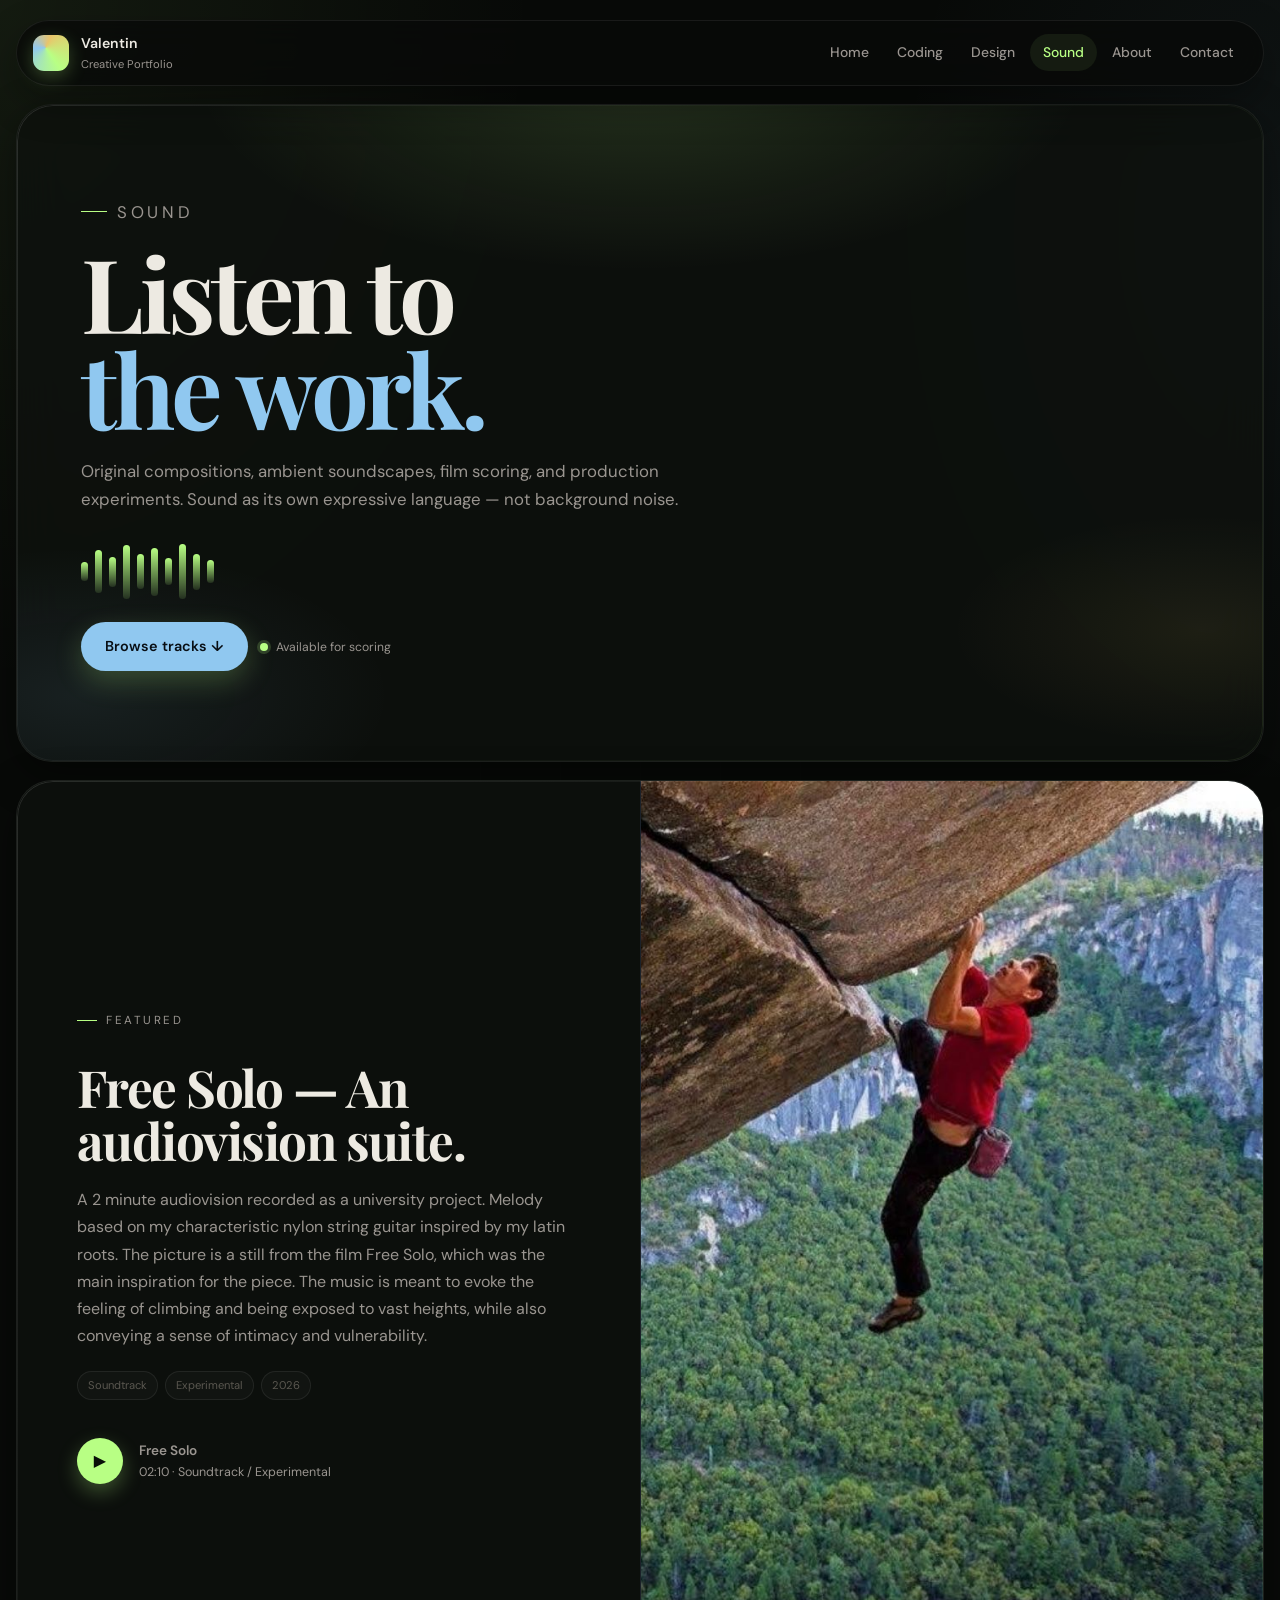
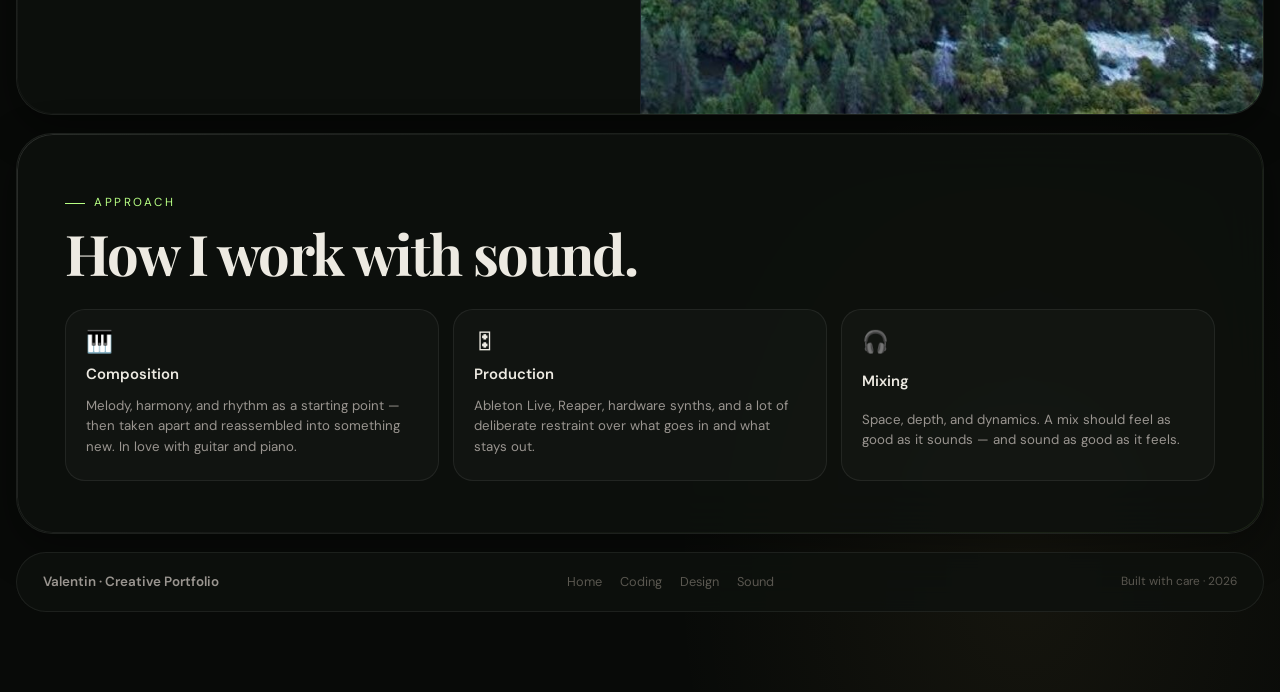
<file: sound.html>
<!DOCTYPE html>
<html lang="en">

<head>
    <meta charset="UTF-8">
    <meta name="viewport" content="width=device-width, initial-scale=1.0">
    <meta name="description" content="Valentin — Sound design, music production, and sonic compositions.">
    <title>Sound — Valentin</title>
    <link rel="preconnect" href="https://fonts.googleapis.com">
    <link rel="preconnect" href="https://fonts.gstatic.com" crossorigin>
    <link
        href="https://fonts.googleapis.com/css2?family=DM+Sans:wght@400;500;600&family=Playfair+Display:wght@700&family=JetBrains+Mono:wght@400&display=swap"
        rel="stylesheet">
    <link rel="stylesheet" href="./assets/styles.css">
    <script defer src="main.js"></script>
</head>

<body>
    <div class="site-wrap">

        <!-- ── Header ── -->
        <header class="site-header">
            <a class="brand" href="index.html">
                <span class="brand-mark" aria-hidden="true"></span>
                <span class="brand-copy">
                    <strong>Valentin</strong>
                    <small>Creative Portfolio</small>
                </span>
            </a>
            <nav class="site-nav" aria-label="Primary">
                <a class="nav-link" href="index.html">Home</a>
                <a class="nav-link" href="coding.html">Coding</a>
                <a class="nav-link" href="design.html">Design</a>
                <a class="nav-link" href="sound.html">Sound</a>
                <a class="nav-link" href="about.html">About</a>
                <a class="nav-link" href="contact.html">Contact</a>
            </nav>
        </header>

        <!-- ── Sub-hero ── -->
        <section class="sub-hero glass" aria-label="Sound hero">
            <div class="sub-hero-accent" aria-hidden="true" style="background:
        radial-gradient(ellipse 65% 55% at 50% -5%, rgba(184,255,132,0.14), transparent 55%),
        radial-gradient(ellipse 50% 45% at 5% 90%, rgba(144,200,240,0.09), transparent 50%),
        radial-gradient(ellipse 40% 35% at 95% 80%, rgba(233,196,106,0.08), transparent 50%);">
            </div>
            <div style="position:relative;z-index:1;">
                <p class="hero-eyebrow">Sound</p>
                <h1 data-reveal>Listen to<br><em style="font-style:normal;color:var(--sky);">the work.</em></h1>
                <p data-reveal data-delay="1"
                    style="font-size:1.05rem;color:var(--text-muted);max-width:52ch;line-height:1.7;margin-top:16px;">
                    Original compositions, ambient soundscapes, film scoring, and production experiments.
                    Sound as its own expressive language — not background noise.
                </p>
                <div style="margin-top:28px;" data-reveal data-delay="2">
                    <div class="waveform" aria-hidden="true" style="height:60px;margin-bottom:20px;">
                        <span></span><span></span><span></span><span></span><span></span>
                        <span></span><span></span><span></span><span></span><span></span>
                    </div>
                    <div style="display:flex;gap:12px;flex-wrap:wrap;">
                        <a class="btn btn-primary" href="#tracks" style="background:var(--sky);color:#080e14;">Browse
                            tracks ↓</a>
                        <div class="status-dot" style="align-self:center;">Available for scoring</div>
                    </div>
                </div>
            </div>
        </section>

        <!-- ── Featured track ── -->
        <section class="feature-panel glass" data-reveal aria-label="Featured track">
            <div class="feature-copy">
                <p class="section-label">Featured</p>
                <h2>Free Solo — An audiovision suite.</h2>
                <p>
                    A 2 minute audiovision recorded as a university project. Melody based on my characteristic nylon string guitar inspired by my latin roots.
                    The picture is a still from the film Free Solo, which was the main inspiration for the piece. The music is meant to evoke the feeling of climbing and being exposed to vast heights, 
                    while also conveying a sense of intimacy and vulnerability.
                </p>
                <div class="work-meta" style="margin-top:4px;">
                    <span class="pill">Soundtrack</span>
                    <span class="pill">Experimental</span>
                    <span class="pill">2026</span>
                </div>
                <div style="display:flex;align-items:center;gap:16px;margin-top:20px;">
                    <a class="play-btn" href="https://soundcloud.com/valencinn/freesolo" target="_blank" rel="noopener noreferrer" aria-label="Play Free Solo">▶</a>
                    <div>
                        <p style="font-size:0.85rem;font-weight:600;">Free Solo</p>
                        <p style="font-size:0.78rem;color:var(--text-muted);">02:10 · Soundtrack / Experimental</p>
                    </div>
                </div>
            </div>
            <div class="feature-visual" style="background:
      radial-gradient(ellipse 70% 60% at 50% 50%, rgba(144,200,240,0.15), transparent 60%),
      radial-gradient(ellipse 50% 40% at 20% 20%, rgba(184,255,132,0.1), transparent 50%),
      #0a1018;min-height:280px;">
                <img src="assets/images/c91d3d72414a5d9e0edb4e99d894e91d.jpg" alt="Free Solo still" style="width:100%;height:100%;object-fit:cover;">
            </div>
        </section>

        <!-- ── Track grid ──
        <section class="section glass" id="tracks" aria-label="Track listing">
            <div class="section-header">
                <div data-reveal>
                    <p class="section-label">Catalogue</p>
                    <h2 class="section-title">All tracks.</h2>
                </div>
            </div>

            <div class="sound-grid">
                
                <div class="sound-card" data-reveal>
                    <div class="track-cover"
                        style="background:radial-gradient(circle at 40% 30%,rgba(184,255,132,0.2),transparent 50%),#0a100a;">
                        <div class="mini-wave" aria-hidden="true">
                            <span></span><span></span><span></span><span></span><span></span>
                        </div>
                    </div>
                    <div class="track-info">
                        <p class="track-cat">Ambient · Electronic</p>
                        <h3>Haze</h3>
                        <p>A slow-moving drone piece built from layered synthesizer pads and delayed acoustic guitar.
                        </p>
                    </div>
                    <div class="track-footer">
                        <button class="play-btn" style="width:38px;height:38px;" aria-label="Play Haze">▶</button>
                        <span class="track-dur">7:42</span>
                    </div>
                </div>

                
                <div class="sound-card" data-reveal data-delay="1">
                    <div class="track-cover"
                        style="background:radial-gradient(circle at 60% 40%,rgba(144,200,240,0.22),transparent 50%),#080e14;">
                        <div class="mini-wave" aria-hidden="true">
                            <span></span><span></span><span></span><span></span><span></span>
                        </div>
                    </div>
                    <div class="track-info">
                        <p class="track-cat">Orchestral · Score</p>
                        <h3>Meridian</h3>
                        <p>Short-film score for a documentary about long-distance migration. Strings, choir, and field
                            recordings.</p>
                    </div>
                    <div class="track-footer">
                        <button class="play-btn" style="width:38px;height:38px;background:var(--sky);"
                            aria-label="Play Meridian">▶</button>
                        <span class="track-dur">4:18</span>
                    </div>
                </div>

                <div class="sound-card" data-reveal data-delay="2">
                    <div class="track-cover"
                        style="background:radial-gradient(circle at 50% 60%,rgba(233,196,106,0.2),transparent 50%),#100e06;">
                        <div class="mini-wave" aria-hidden="true">
                            <span></span><span></span><span></span><span></span><span></span>
                        </div>
                    </div>
                    <div class="track-info">
                        <p class="track-cat">Experimental · Noise</p>
                        <h3>Static Garden</h3>
                        <p>Harsh noise meets melodic structure. Textural collage built from degraded cassette recordings
                            and granular synthesis.</p>
                    </div>
                    <div class="track-footer">
                        <button class="play-btn" style="width:38px;height:38px;background:var(--amber);"
                            aria-label="Play Static Garden">▶</button>
                        <span class="track-dur">11:03</span>
                    </div>
                </div>

                <div class="sound-card" data-reveal>
                    <div class="track-cover"
                        style="background:radial-gradient(circle at 30% 50%,rgba(244,160,176,0.2),transparent 50%),#140a0e;">
                        <div class="mini-wave" aria-hidden="true">
                            <span></span><span></span><span></span><span></span><span></span>
                        </div>
                    </div>
                    <div class="track-info">
                        <p class="track-cat">Piano · Minimal</p>
                        <h3>Salt</h3>
                        <p>Solo piano recorded in a 200-year-old church. Sparse, unhurried, and deeply imperfect.</p>
                    </div>
                    <div class="track-footer">
                        <button class="play-btn" style="width:38px;height:38px;background:var(--rose);"
                            aria-label="Play Salt">▶</button>
                        <span class="track-dur">3:55</span>
                    </div>
                </div>

                <div class="sound-card" data-reveal data-delay="1">
                    <div class="track-cover"
                        style="background:radial-gradient(circle at 70% 30%,rgba(180,150,255,0.2),transparent 50%),#0c0a14;">
                        <div class="mini-wave" aria-hidden="true">
                            <span></span><span></span><span></span><span></span><span></span>
                        </div>
                    </div>
                    <div class="track-info">
                        <p class="track-cat">Electronic · Club</p>
                        <h3>Vortex</h3>
                        <p>A 135 BPM club track built around a single bass motif, evolving over 8 minutes into something
                            unrecognizable.</p>
                    </div>
                    <div class="track-footer">
                        <button class="play-btn" style="width:38px;height:38px;background:rgba(180,150,255,0.9);"
                            aria-label="Play Vortex">▶</button>
                        <span class="track-dur">8:20</span>
                    </div>
                </div>

                <div class="sound-card" data-reveal data-delay="2">
                    <div class="track-cover"
                        style="background:radial-gradient(circle at 50% 50%,rgba(184,255,132,0.18),transparent 50%),radial-gradient(circle at 10% 10%,rgba(144,200,240,0.1),transparent 40%),#080e08;">
                        <div class="mini-wave" aria-hidden="true">
                            <span></span><span></span><span></span><span></span><span></span>
                        </div>
                    </div>
                    <div class="track-info">
                        <p class="track-cat">Ambient · Field recording</p>
                        <h3>Estuary</h3>
                        <p>Pure field recording from a tidal estuary at dawn. No synthesis, no instruments — only what
                            was there.</p>
                    </div>
                    <div class="track-footer">
                        <button class="play-btn" style="width:38px;height:38px;" aria-label="Play Estuary">▶</button>
                        <span class="track-dur">18:44</span>
                    </div>
                </div>
            </div>
        </section>
        -->

        <!-- ── Process ── -->
        <section class="section glass" aria-label="Sound approach">
            <div data-reveal>
                <p class="section-label">Approach</p>
                <h2 class="section-title" style="margin-bottom:28px;">How I work with sound.</h2>
            </div>
            <div class="mini-grid">
                <div class="mini-card" data-reveal>
                    <span class="mini-icon">🎹</span>
                    <h4>Composition</h4>
                    <p>Melody, harmony, and rhythm as a starting point — then taken apart and reassembled into something
                        new. In love with guitar and piano.</p>
                </div>
                <div class="mini-card" data-reveal data-delay="1">
                    <span class="mini-icon">🎛</span>
                    <h4>Production</h4>
                    <p>Ableton Live, Reaper, hardware synths, and a lot of deliberate restraint over what goes in and
                        what stays out.</p>
                </div>
                <div class="mini-card" data-reveal data-delay="2">
                    <span class="mini-icon">🎧</span>
                    <h4>Mixing</h4>
                    <p>Space, depth, and dynamics. A mix should feel as good as it sounds — and sound as good as it
                        feels.</p>
                </div>
            </div>
        </section>

        <!-- ── Footer ── -->
        <footer class="site-footer">
            <span class="footer-brand">Valentin · Creative Portfolio</span>
            <nav class="footer-nav" aria-label="Footer">
                <a href="index.html">Home</a>
                <a href="coding.html">Coding</a>
                <a href="design.html">Design</a>
                <a href="sound.html">Sound</a>
            </nav>
            <p class="footer-note">Built with care · <span data-year></span></p>
        </footer>

    </div>
</body>

</html>
</file>
<file: assets/styles.css>
/* ============================================================
   VALENTIN PORTFOLIO — Design System v2
   ============================================================ */

:root {
  --bg: #080a08;
  --surface: rgba(14, 18, 14, 0.82);
  --surface-hi: rgba(20, 26, 20, 0.92);
  --surface-lo: rgba(255, 255, 255, 0.025);
  --text: #edeae2;
  --text-muted: #9a9590;
  --text-faint: #5a5750;
  --line: rgba(255, 255, 255, 0.07);
  --line-hi: rgba(255, 255, 255, 0.14);

  --lime: #b8ff84;
  --lime-glow: rgba(184, 255, 132, 0.18);
  --lime-dim: rgba(184, 255, 132, 0.07);
  --amber: #e9c46a;
  --sky: #90c8f0;
  --rose: #f4a0b0;

  --shadow-sm: 0 4px 16px rgba(0, 0, 0, 0.3);
  --shadow-md: 0 14px 44px rgba(0, 0, 0, 0.4);
  --shadow-lg: 0 30px 80px rgba(0, 0, 0, 0.5);

  --r-xs: 8px;
  --r-sm: 14px;
  --r-md: 20px;
  --r-lg: 28px;
  --r-xl: 36px;
  --r-pill: 999px;

  --font-body: "DM Sans", system-ui, sans-serif;
  --font-display: "Playfair Display", Georgia, serif;
  --font-mono: "JetBrains Mono", monospace;

  --t-fast: 160ms cubic-bezier(.25, .46, .45, .94);
  --t-base: 260ms cubic-bezier(.25, .46, .45, .94);
  --t-slow: 440ms cubic-bezier(.22, 1, .36, 1);
}

*,
*::before,
*::after {
  box-sizing: border-box;
}

html {
  scroll-behavior: smooth;
  max-width: 100%;
  overflow-x: hidden;
}

body {
  margin: 0;
  max-width: 100%;
  overflow-x: hidden;
}

h1,
h2,
h3,
h4,
p,
ul,
ol {
  margin: 0;
}

ul,
ol {
  padding: 0;
  list-style: none;
}

img,
svg {
  display: block;
  max-width: 100%;
}

img {
  height: auto;
}

a {
  color: inherit;
  text-decoration: none;
}

button {
  cursor: pointer;
  border: none;
  background: none;
  font: inherit;
}

/* ── Loading Screen ── */
.loading-screen {
  position: fixed;
  inset: 0;
  display: flex;
  align-items: center;
  justify-content: center;
  background-color: var(--bg);
  z-index: 99;
  overflow: hidden;
}

.loader {
  width: 60px;
  height: 60px;
  flex-shrink: 0;
  transform-origin: center;
  display: block;
  backface-visibility: hidden;
  -webkit-font-smoothing: antialiased;
}

.loader .track,
.loader .progress {
  fill: none;
  stroke-width: 8;
}

.loader .track {
  stroke: var(--surface-hi);
}

.loader .progress {
  stroke: var(--lime);
  stroke-linecap: round;
  animation: spin 1.4s linear infinite;
  will-change: transform;
  transform-origin: 50% 50%;
}

@keyframes spin {
  from {
    transform: rotate(0deg);
  }
  to {
    transform: rotate(360deg);
  }
}

/* ── Base ── */
body {
  font-family: var(--font-body);
  line-height: 1.65;
  color: var(--text);
  background-color: var(--bg);
  background-image:
    radial-gradient(ellipse 70% 50% at 0% 0%, rgba(184, 255, 132, 0.07) 0%, transparent 60%),
    radial-gradient(ellipse 55% 45% at 100% 10%, rgba(144, 200, 240, 0.06) 0%, transparent 55%),
    radial-gradient(ellipse 50% 40% at 80% 95%, rgba(233, 196, 106, 0.06) 0%, transparent 55%);
  min-height: 100vh;
}

body::before {
  content: "";
  position: fixed;
  inset: 0;
  pointer-events: none;
  z-index: 0;
  background-image:
    linear-gradient(rgba(255, 255, 255, 0.011) 1px, transparent 1px),
    linear-gradient(90deg, rgba(255, 255, 255, 0.011) 1px, transparent 1px);
  background-size: 80px 80px;
  mask-image: radial-gradient(ellipse at center, black 30%, transparent 80%);
}

/* ── Wrapper ── */
.site-wrap {
  position: relative;
  z-index: 1;
  width: min(1280px, calc(100% - 32px));
  min-width: 0;
  margin: 0 auto;
  padding-block: 20px 80px;
  display: grid;
  gap: 18px;
}

/* ── Glass panel ── */
.glass {
  position: relative;
  min-width: 0;
  overflow: hidden;
  background: var(--surface);
  backdrop-filter: blur(24px);
  border: 1px solid var(--line);
  border-radius: var(--r-xl);
  box-shadow: var(--shadow-md);
}

.glass::after {
  content: "";
  position: absolute;
  inset: 0;
  border-radius: inherit;
  padding: 1px;
  background: linear-gradient(130deg,
      rgba(255, 255, 255, 0.13) 0%,
      rgba(255, 255, 255, 0.02) 45%,
      rgba(184, 255, 132, 0.09) 100%);
  -webkit-mask: linear-gradient(#fff 0 0) content-box, linear-gradient(#fff 0 0);
  mask: linear-gradient(#fff 0 0) content-box, linear-gradient(#fff 0 0);
  -webkit-mask-composite: xor;
  mask-composite: exclude;
  pointer-events: none;
}

/* ── Header ── */
.site-header {
  position: sticky;
  top: 16px;
  z-index: 100;
  display: flex;
  align-items: center;
  justify-content: space-between;
  gap: 16px;
  padding: 11px 16px;
  background: rgba(8, 10, 8, 0.78);
  backdrop-filter: blur(28px);
  border: 1px solid var(--line);
  border-radius: var(--r-pill);
  box-shadow: 0 16px 40px rgba(0, 0, 0, 0.3);
  transition: background var(--t-base), box-shadow var(--t-base);
}

.site-header.scrolled {
  background: rgba(8, 10, 8, 0.94);
}

.brand {
  display: flex;
  align-items: center;
  gap: 12px;
  min-width: 0;
}

.brand-mark {
  width: 36px;
  height: 36px;
  border-radius: 11px;
  flex-shrink: 0;
  background: conic-gradient(from 145deg at 35% 35%,
      var(--lime) 0deg, var(--sky) 120deg, var(--amber) 240deg, var(--lime) 360deg);
  box-shadow: 0 6px 18px rgba(184, 255, 132, 0.24);
}

.brand-copy {
  display: grid;
  gap: 0;
  min-width: 0;
}

.brand-copy strong {
  font-size: 0.88rem;
  font-weight: 600;
}

.brand-copy small {
  font-size: 0.7rem;
  color: var(--text-muted);
}

.site-nav {
  display: flex;
  align-items: center;
  justify-content: flex-end;
  flex-wrap: wrap;
  gap: 2px;
  min-width: 0;
}

.nav-link {
  padding: 7px 13px;
  border-radius: var(--r-pill);
  font-size: 0.87rem;
  font-weight: 500;
  color: var(--text-muted);
  text-align: center;
  white-space: nowrap;
  transition: color var(--t-fast), background var(--t-fast);
}

.nav-link:hover {
  color: var(--text);
  background: rgba(255, 255, 255, 0.06);
}

.nav-link.active {
  color: var(--lime);
  background: var(--lime-dim);
}

/* ── Hero (landing) ── */
.page-hero {
  display: grid;
  grid-template-columns: minmax(0, 1fr) minmax(220px, 300px);
  gap: 32px;
  align-items: center;
  padding: clamp(44px, 7vw, 88px) clamp(32px, 5vw, 68px);
  min-height: min(62vh, 580px);
}

.hero-copy {
  min-width: 0;
}

.hero-eyebrow {
  display: inline-flex;
  align-items: center;
  gap: 10px;
  font-size: 0.76rem;
  letter-spacing: 0.22em;
  text-transform: uppercase;
  color: var(--lime);
  margin-bottom: 18px;
}

.hero-eyebrow::before {
  content: "";
  display: block;
  width: 26px;
  height: 1px;
  background: var(--lime);
}

.hero-title {
  font-family: var(--font-display);
  font-size: clamp(3.4rem, 7.5vw, 7rem);
  font-weight: 700;
  letter-spacing: -0.038em;
  line-height: 0.94;
  margin-bottom: 26px;
  text-wrap: balance;
}

.hero-title em {
  font-style: normal;
  background: linear-gradient(135deg, var(--lime) 0%, var(--sky) 55%, var(--amber) 100%);
  -webkit-background-clip: text;
  background-clip: text;
  -webkit-text-fill-color: transparent;
}

.hero-desc {
  font-size: 1.05rem;
  color: var(--text-muted);
  max-width: 52ch;
  line-height: 1.72;
  margin-bottom: 34px;
  overflow-wrap: anywhere;
}

.hero-actions {
  display: flex;
  flex-wrap: wrap;
  gap: 12px;
  margin-bottom: 32px;
}

.hero-meta {
  display: flex;
  flex-wrap: wrap;
  gap: 10px;
}

.hero-chip {
  padding: 7px 14px;
  border: 1px solid var(--line);
  border-radius: var(--r-pill);
  font-size: 0.8rem;
  color: var(--text-muted);
  background: var(--surface-lo);
}

/* ── Orb visual ── */
.orb-wrap {
  position: relative;
  width: 280px;
  height: 280px;
  flex-shrink: 0;
}

.orb-ring {
  position: absolute;
  inset: 0;
  border-radius: 50%;
  background: conic-gradient(from 0deg,
      rgba(184, 255, 132, 0.6) 0%, rgba(144, 200, 240, 0.5) 120deg,
      rgba(233, 196, 106, 0.5) 240deg, rgba(184, 255, 132, 0.6) 360deg);
  filter: blur(28px);
  animation: orbSpin 14s linear infinite;
}

.orb-core {
  position: absolute;
  inset: 36px;
  border-radius: 50%;
  background-image: url('./images/landing.jpg');
  background-size: cover;
  background-position: center;
  background-repeat: no-repeat;
  border: 1px solid var(--line-hi);
  backdrop-filter: blur(8px);
  display: flex;
  flex-direction: column;
  align-items: center;
  justify-content: center;
  gap: 6px;
  text-align: center;
}

.orb-label {
  font-size: 0.68rem;
  color: var(--text-muted);
  letter-spacing: 0.12em;
  text-transform: uppercase;
}

.orb-value {
  font-family: var(--font-display);
  font-size: 1.3rem;
  color: var(--lime);
}

.orb-tags {
  display: flex;
  gap: 6px;
  flex-wrap: wrap;
  justify-content: center;
  margin-top: 10px;
}

.orb-tag {
  padding: 4px 10px;
  border: 1px solid var(--line);
  border-radius: var(--r-pill);
  font-size: 0.68rem;
  color: var(--text-muted);
  background: var(--surface-lo);
}

@keyframes orbSpin {
  to {
    transform: rotate(360deg);
  }
}

/* ── Btns ── */
.btn {
  display: inline-flex;
  align-items: center;
  justify-content: center;
  gap: 8px;
  padding: 13px 24px;
  border-radius: var(--r-pill);
  font-size: 0.9rem;
  font-weight: 600;
  text-align: center;
  transition: transform var(--t-fast), box-shadow var(--t-fast), background var(--t-fast);
}

.btn:hover {
  transform: translateY(-2px);
}

.btn-primary {
  background: var(--lime);
  color: #080f08;
  box-shadow: 0 10px 28px rgba(184, 255, 132, 0.22);
}

.btn-primary:hover {
  box-shadow: 0 16px 38px rgba(184, 255, 132, 0.38);
}

.btn-ghost {
  border: 1px solid var(--line-hi);
  color: var(--text-muted);
  background: rgba(255, 255, 255, 0.03);
}

.btn-ghost:hover {
  color: var(--text);
  background: rgba(255, 255, 255, 0.07);
}

/* ── Stats strip ── */
.stats-strip {
  display: grid;
  grid-template-columns: repeat(4, minmax(0, 1fr));
  gap: 1px;
  background: var(--line);
  border-radius: var(--r-xl);
  overflow: hidden;
}

.stat-item {
  padding: 28px 24px;
  background: var(--surface);
  display: grid;
  gap: 5px;
  transition: background var(--t-fast);
}

.stat-item:hover {
  background: var(--surface-hi);
}

.stat-num {
  font-family: var(--font-display);
  font-size: clamp(1.8rem, 3vw, 2.6rem);
  font-weight: 700;
  line-height: 1;
  color: var(--lime);
}

.stat-label {
  font-size: 0.8rem;
  color: var(--text-muted);
}

/* ── Category cards ── */
.section {
  padding: clamp(28px, 4.5vw, 52px) clamp(24px, 4vw, 48px);
}

.section-label {
  display: inline-flex;
  align-items: center;
  gap: 9px;
  font-size: 0.73rem;
  letter-spacing: 0.22em;
  text-transform: uppercase;
  color: var(--lime);
  margin-bottom: 12px;
}

.section-label::before {
  content: "";
  display: block;
  width: 20px;
  height: 1px;
  background: var(--lime);
}

.section-title {
  font-family: var(--font-display);
  font-size: clamp(2rem, 4.5vw, 3.5rem);
  font-weight: 700;
  letter-spacing: -0.03em;
  line-height: 1;
  text-wrap: balance;
}

.section-header {
  display: grid;
  grid-template-columns: minmax(0, 1fr) minmax(0, auto);
  gap: 20px;
  align-items: end;
  margin-bottom: 32px;
}

.category-grid {
  display: grid;
  grid-template-columns: repeat(3, minmax(0, 1fr));
  gap: 14px;
}

.cat-card {
  position: relative;
  overflow: hidden;
  border: 1px solid var(--line);
  border-radius: var(--r-lg);
  background: var(--surface);
  backdrop-filter: blur(16px);
  transition: transform var(--t-base), border-color var(--t-base), box-shadow var(--t-base);
  display: grid;
}

.cat-card:hover {
  transform: translateY(-6px);
  border-color: var(--line-hi);
  box-shadow: var(--shadow-lg);
}

.cat-media {
  height: 190px;
  position: relative;
  overflow: hidden;
  display: grid;
  place-items: center;
}

.cat-media-code {
  background:
    radial-gradient(circle at 20% 25%, rgba(184, 255, 132, 0.2), transparent 45%),
    radial-gradient(circle at 80% 70%, rgba(144, 200, 240, 0.12), transparent 40%),
    #0c1410;
}

.cat-media-design {
  background:
    radial-gradient(circle at 70% 20%, rgba(233, 196, 106, 0.2), transparent 45%),
    radial-gradient(circle at 25% 75%, rgba(144, 200, 240, 0.14), transparent 40%),
    #10101a;
}

.cat-media-sound {
  background:
    radial-gradient(circle at 50% 30%, rgba(184, 255, 132, 0.16), transparent 50%),
    radial-gradient(circle at 20% 80%, rgba(233, 196, 106, 0.12), transparent 40%),
    #0e1210;
}

.cat-badge {
  position: absolute;
  top: 13px;
  right: 13px;
  padding: 5px 11px;
  border-radius: var(--r-pill);
  background: rgba(8, 10, 8, 0.8);
  border: 1px solid var(--line);
  font-size: 0.7rem;
  color: var(--text-muted);
  backdrop-filter: blur(8px);
}

.cat-body {
  padding: 20px 22px 24px;
  display: grid;
  gap: 8px;
}

.cat-kicker {
  font-size: 0.72rem;
  color: var(--lime);
  letter-spacing: 0.16em;
  text-transform: uppercase;
}

.cat-body h3 {
  font-size: 1.1rem;
  font-weight: 600;
  line-height: 1.3;
}

.cat-body p {
  font-size: 0.86rem;
  color: var(--text-muted);
  line-height: 1.6;
  overflow-wrap: anywhere;
}

.cat-arrow {
  display: inline-flex;
  align-items: center;
  gap: 5px;
  font-size: 0.78rem;
  color: var(--text-faint);
  margin-top: 2px;
  transition: color var(--t-fast), gap var(--t-fast);
}

.cat-card:hover .cat-arrow {
  color: var(--lime);
  gap: 10px;
}

/* Code preview */
.code-preview {
  display: grid;
  align-content: start;
  gap: 16px;
  padding: 18px;
  width: 100%;
}

.win-dots {
  display: flex;
  gap: 7px;
}

.win-dot {
  width: 9px;
  height: 9px;
  border-radius: 50%;
  background: rgba(255, 255, 255, 0.2);
}

.code-lines {
  display: grid;
  gap: 10px;
}

.code-line {
  height: 8px;
  border-radius: var(--r-pill);
  background: linear-gradient(90deg, rgba(255, 255, 255, 0.7), rgba(255, 255, 255, 0.06));
}

.code-line.l-long {
  width: 88%;
}

.code-line.l-med {
  width: 64%;
}

.code-line.l-short {
  width: 44%;
}

.code-line.accent {
  background: linear-gradient(90deg, var(--lime), rgba(184, 255, 132, 0.07));
}

/* Design preview */
.d-frame {
  position: absolute;
  border-radius: var(--r-md);
  border: 1px solid var(--line-hi);
  background: linear-gradient(145deg, rgba(255, 255, 255, 0.11), rgba(255, 255, 255, 0.03));
  box-shadow: var(--shadow-sm);
}

.d-frame-a {
  inset: 22px 72px 44px 22px;
  transform: rotate(-7deg);
}

.d-frame-b {
  inset: 34px 42px 36px 60px;
  transform: rotate(4deg);
}

.d-frame-c {
  inset: 50px 58px 22px 46px;
}

/* Waveform */
.waveform {
  display: flex;
  align-items: center;
  gap: 7px;
  height: 70px;
}

.waveform span {
  display: block;
  width: 7px;
  border-radius: var(--r-pill);
  background: linear-gradient(180deg, var(--lime), rgba(184, 255, 132, 0.12));
  animation: waveAnim 1.6s ease-in-out infinite;
}

.waveform span:nth-child(1) {
  height: 32%;
  animation-delay: -0.24s;
}

.waveform span:nth-child(2) {
  height: 72%;
  animation-delay: -0.48s;
}

.waveform span:nth-child(3) {
  height: 50%;
  animation-delay: -0.12s;
}

.waveform span:nth-child(4) {
  height: 90%;
  animation-delay: -0.60s;
}

.waveform span:nth-child(5) {
  height: 58%;
  animation-delay: -0.30s;
}

.waveform span:nth-child(6) {
  height: 80%;
  animation-delay: -0.42s;
}

.waveform span:nth-child(7) {
  height: 44%;
  animation-delay: -0.18s;
}

.waveform span:nth-child(8) {
  height: 92%;
  animation-delay: -0.54s;
}

.waveform span:nth-child(9) {
  height: 60%;
  animation-delay: -0.06s;
}

.waveform span:nth-child(10) {
  height: 38%;
  animation-delay: -0.36s;
}

@keyframes waveAnim {

  0%,
  100% {
    transform: scaleY(.5);
    opacity: .55;
  }

  50% {
    transform: scaleY(1);
    opacity: 1;
  }
}

/* ── Work cards ── */
.work-grid {
  display: grid;
  grid-template-columns: repeat(3, minmax(0, 1fr));
  gap: 14px;
}

.work-grid.two-col {
  grid-template-columns: repeat(2, minmax(0, 1fr));
}

.work-grid.featured {
  grid-template-columns: minmax(0, 1.4fr) minmax(0, 1fr);
}

.work-card {
  border: 1px solid var(--line);
  border-radius: var(--r-lg);
  background: var(--surface);
  overflow: hidden;
  transition: transform var(--t-base), border-color var(--t-base), box-shadow var(--t-base);
  display: grid;
}

.work-card:hover {
  transform: translateY(-5px);
  border-color: var(--line-hi);
  box-shadow: var(--shadow-lg);
}

.work-media {
  height: 210px;
  position: relative;
  overflow: hidden;
}

.work-media-inner {
  position: absolute;
  inset: 0;
  display: grid;
  place-items: center;
  padding: 24px;
}

.work-media-tall {
  height: 310px;
}

.media-green {
  background: radial-gradient(circle at 20% 20%, rgba(184, 255, 132, 0.22), transparent 40%), radial-gradient(circle at 80% 80%, rgba(144, 200, 240, 0.14), transparent 40%), #0d150d;
}

.media-amber {
  background: radial-gradient(circle at 80% 20%, rgba(233, 196, 106, 0.22), transparent 40%), radial-gradient(circle at 20% 80%, rgba(144, 200, 240, 0.12), transparent 40%), #141208;
}

.media-blue {
  background: radial-gradient(circle at 50% 10%, rgba(144, 200, 240, 0.22), transparent 45%), radial-gradient(circle at 20% 90%, rgba(184, 255, 132, 0.1), transparent 35%), #0c1218;
}

.media-rose {
  background: radial-gradient(circle at 70% 30%, rgba(244, 160, 176, 0.2), transparent 40%), radial-gradient(circle at 20% 70%, rgba(233, 196, 106, 0.1), transparent 40%), #140c0e;
}

.media-purple {
  background: radial-gradient(circle at 40% 30%, rgba(180, 150, 255, 0.2), transparent 45%), radial-gradient(circle at 80% 80%, rgba(144, 200, 240, 0.12), transparent 40%), #100c18;
}

.media-grid-bg {
  background-image: linear-gradient(rgba(255, 255, 255, 0.055) 1px, transparent 1px), linear-gradient(90deg, rgba(255, 255, 255, 0.055) 1px, transparent 1px);
  background-size: 32px 32px;
}

.work-badge {
  position: absolute;
  top: 13px;
  right: 13px;
  padding: 5px 11px;
  border-radius: var(--r-pill);
  background: rgba(8, 10, 8, 0.82);
  border: 1px solid var(--line);
  font-size: 0.7rem;
  color: var(--text-muted);
  backdrop-filter: blur(8px);
}

.work-body {
  padding: 18px 20px 22px;
  display: grid;
  gap: 7px;
}

.work-tag {
  font-size: 0.7rem;
  color: var(--amber);
  letter-spacing: 0.14em;
  text-transform: uppercase;
}

.work-body h3 {
  font-size: 1.03rem;
  font-weight: 600;
  line-height: 1.3;
}

.work-body p {
  font-size: 0.85rem;
  color: var(--text-muted);
  line-height: 1.6;
  overflow-wrap: anywhere;
}

.work-meta {
  display: flex;
  flex-wrap: wrap;
  gap: 7px;
  margin-top: 4px;
}

.pill {
  padding: 4px 10px;
  border: 1px solid rgba(255, 255, 255, 0.07);
  border-radius: var(--r-pill);
  font-size: 0.7rem;
  color: var(--text-faint);
  background: var(--surface-lo);
}

/* ── Feature panel ── */
.feature-panel {
  display: grid;
  grid-template-columns: repeat(2, minmax(0, 1fr));
  overflow: hidden;
}

.feature-copy {
  padding: clamp(32px, 5vw, 60px);
  display: grid;
  gap: 18px;
  align-content: center;
}

.feature-copy h2 {
  font-family: var(--font-display);
  font-size: clamp(2rem, 4vw, 3.2rem);
  font-weight: 700;
  letter-spacing: -0.03em;
  line-height: 1.05;
  text-wrap: balance;
}

.feature-copy p {
  color: var(--text-muted);
  line-height: 1.7;
  overflow-wrap: anywhere;
}

.feature-visual {
  position: relative;
  overflow: hidden;
  border-left: 1px solid var(--line);
  min-height: 300px;
  display: grid;
  place-items: center;
}

/* ── Mini cards ── */
.mini-grid {
  display: grid;
  grid-template-columns: repeat(3, minmax(0, 1fr));
  gap: 14px;
}

.mini-card {
  padding: 22px 20px;
  border: 1px solid var(--line);
  border-radius: var(--r-md);
  background: var(--surface-lo);
  display: grid;
  gap: 9px;
  transition: border-color var(--t-fast), background var(--t-fast);
}

.mini-card:hover {
  border-color: var(--line-hi);
  background: rgba(255, 255, 255, 0.03);
}

.mini-icon {
  font-size: 1.35rem;
  line-height: 1;
}

.mini-card h4 {
  font-size: 0.93rem;
  font-weight: 600;
}

.mini-card p {
  font-size: 0.83rem;
  color: var(--text-muted);
  line-height: 1.55;
  overflow-wrap: anywhere;
}

/* ── Sound cards ── */
.sound-grid {
  display: grid;
  grid-template-columns: repeat(3, minmax(0, 1fr));
  gap: 14px;
}

.sound-card {
  border: 1px solid var(--line);
  border-radius: var(--r-lg);
  background: var(--surface);
  overflow: hidden;
  transition: transform var(--t-base), border-color var(--t-base);
  display: grid;
}

.sound-card:hover {
  transform: translateY(-4px);
  border-color: var(--line-hi);
}

.track-cover {
  height: 170px;
  display: grid;
  place-items: center;
  position: relative;
  overflow: hidden;
}

.mini-wave {
  display: flex;
  align-items: center;
  gap: 5px;
  height: 48px;
}

.mini-wave span {
  display: block;
  width: 6px;
  border-radius: var(--r-pill);
  background: rgba(255, 255, 255, 0.28);
  animation: waveAnim 1.6s ease-in-out infinite;
}

.mini-wave span:nth-child(1) {
  height: 38%;
  animation-delay: -0.2s;
}

.mini-wave span:nth-child(2) {
  height: 78%;
  animation-delay: -0.4s;
}

.mini-wave span:nth-child(3) {
  height: 54%;
  animation-delay: -0.1s;
}

.mini-wave span:nth-child(4) {
  height: 90%;
  animation-delay: -0.5s;
}

.mini-wave span:nth-child(5) {
  height: 64%;
  animation-delay: -0.3s;
}

.play-btn {
  width: 46px;
  height: 46px;
  border-radius: 50%;
  background: var(--lime);
  color: #080f08;
  display: grid;
  place-items: center;
  font-size: 1rem;
  transition: transform var(--t-fast), box-shadow var(--t-fast);
  box-shadow: 0 8px 20px rgba(184, 255, 132, 0.28);
  flex-shrink: 0;
}

.play-btn:hover {
  transform: scale(1.1);
  box-shadow: 0 12px 30px rgba(184, 255, 132, 0.5);
}

.track-info {
  padding: 16px 18px 18px;
  display: grid;
  gap: 5px;
}

.track-cat {
  font-size: 0.7rem;
  color: var(--sky);
  letter-spacing: 0.15em;
  text-transform: uppercase;
}

.track-info h3 {
  font-size: 0.98rem;
  font-weight: 600;
}

.track-info p {
  font-size: 0.83rem;
  color: var(--text-muted);
  line-height: 1.55;
  overflow-wrap: anywhere;
}

.track-footer {
  display: flex;
  align-items: center;
  justify-content: space-between;
  padding: 11px 18px 16px;
  border-top: 1px solid var(--line);
}

.track-dur {
  font-family: var(--font-mono);
  font-size: 0.76rem;
  color: var(--text-faint);
}

/* ── Sub-hero (inner pages) ── */
.sub-hero {
  padding: clamp(48px, 7vw, 90px) clamp(32px, 5vw, 64px);
  position: relative;
  overflow: hidden;
}

.sub-hero h1 {
  font-family: var(--font-display);
  font-size: clamp(3rem, 8vw, 6.5rem);
  font-weight: 700;
  letter-spacing: -0.04em;
  line-height: 0.94;
  margin-bottom: 20px;
  text-wrap: balance;
}

.sub-hero p {
  font-size: 1.05rem;
  color: var(--text-muted);
  max-width: 54ch;
  line-height: 1.7;
  overflow-wrap: anywhere;
}

.cta-row {
  display: grid;
  grid-template-columns: minmax(0, 1fr) auto;
  gap: 32px;
  align-items: center;
}

.sub-hero-accent {
  position: absolute;
  inset: 0;
  pointer-events: none;
}

/* ── Contact ── */
.contact-section {
  display: grid;
  gap: 28px;
}

.contact-chips {
  display: flex;
  flex-wrap: wrap;
  gap: 10px;
}

.contact-chip {
  padding: 11px 20px;
  border: 1px solid var(--line);
  border-radius: var(--r-pill);
  font-size: 0.86rem;
  color: var(--text-muted);
  background: var(--surface-lo);
  transition: border-color var(--t-fast), color var(--t-fast), background var(--t-fast);
}

.contact-chip:hover {
  border-color: var(--lime);
  color: var(--lime);
  background: var(--lime-dim);
}

/* ── Status dot ── */
.status-dot {
  display: inline-flex;
  align-items: center;
  gap: 8px;
  font-size: 0.76rem;
  color: var(--text-muted);
}

.status-dot::before {
  content: "";
  display: block;
  width: 8px;
  height: 8px;
  border-radius: 50%;
  background: var(--lime);
  box-shadow: 0 0 0 3px rgba(184, 255, 132, 0.18);
  animation: sPulse 2.5s infinite;
}

@keyframes sPulse {

  0%,
  100% {
    box-shadow: 0 0 0 3px rgba(184, 255, 132, 0.18);
  }

  50% {
    box-shadow: 0 0 0 8px rgba(184, 255, 132, 0);
  }
}

/* ── Footer ── */
.site-footer {
  display: flex;
  align-items: center;
  justify-content: space-between;
  flex-wrap: wrap;
  gap: 12px 18px;
  padding: 18px 26px;
  border: 1px solid var(--line);
  border-radius: var(--r-xl);
  background: var(--surface);
  backdrop-filter: blur(16px);
}

.footer-brand {
  font-size: 0.84rem;
  font-weight: 600;
  color: var(--text-muted);
}

.footer-nav {
  display: flex;
  flex-wrap: wrap;
  gap: 18px;
}

.footer-nav a {
  font-size: 0.8rem;
  color: var(--text-faint);
  transition: color var(--t-fast);
}

.footer-nav a:hover {
  color: var(--text);
}

.footer-note {
  font-size: 0.74rem;
  color: var(--text-faint);
}

/* ── Scroll reveal ── */
[data-reveal] {
  opacity: 0;
  transform: translateY(24px);
  transition: opacity .65s cubic-bezier(.22, 1, .36, 1), transform .65s cubic-bezier(.22, 1, .36, 1);
}

[data-reveal="left"] {
  transform: translateX(-24px);
}

[data-reveal="right"] {
  transform: translateX(24px);
}

[data-reveal].revealed {
  opacity: 1;
  transform: translate(0);
}

[data-delay="1"] {
  transition-delay: .1s;
}

[data-delay="2"] {
  transition-delay: .2s;
}

[data-delay="3"] {
  transition-delay: .3s;
}

[data-delay="4"] {
  transition-delay: .4s;
}

[data-delay="5"] {
  transition-delay: .5s;
}

/* ── Responsive ── */
@media (max-width:1080px) {
  .page-hero {
    grid-template-columns: minmax(0, 1fr);
  }

  .orb-wrap {
    display: none;
  }

  .category-grid {
    grid-template-columns: repeat(2, minmax(0, 1fr));
  }

  .work-grid,
  .work-grid.featured {
    grid-template-columns: repeat(2, minmax(0, 1fr));
  }

  .stats-strip {
    grid-template-columns: repeat(2, minmax(0, 1fr));
  }

  .feature-panel {
    grid-template-columns: minmax(0, 1fr);
  }

  .feature-visual {
    border-left: none;
    border-top: 1px solid var(--line);
  }

  .mini-grid {
    grid-template-columns: repeat(2, minmax(0, 1fr));
  }

  .section-header {
    grid-template-columns: minmax(0, 1fr);
  }

  .sound-grid {
    grid-template-columns: repeat(2, minmax(0, 1fr));
  }
}

@media (max-width:760px) {
  .site-wrap {
    width: calc(100% - 20px);
    padding-block: 20px 56px;
    gap: 12px;
  }

  .site-header {
    position: static;
    flex-direction: column;
    align-items: flex-start;
    gap: 14px;
    padding: 14px;
    border-radius: var(--r-xl);
  }

  .site-nav {
    width: 100%;
    display: grid;
    grid-template-columns: repeat(3, minmax(0, 1fr));
    gap: 6px;
  }

  .nav-link {
    padding: 9px 8px;
    font-size: 0.84rem;
  }

  .page-hero,
  .sub-hero {
    padding: 38px 24px 44px;
  }

  .section {
    padding: 30px 24px;
  }

  .hero-eyebrow,
  .section-label {
    gap: 8px;
    letter-spacing: 0.13em;
  }

  .hero-title {
    font-size: 3.1rem;
    letter-spacing: 0;
    line-height: 1;
  }

  .sub-hero h1 {
    font-size: 3rem;
    letter-spacing: 0;
    line-height: 1;
  }

  .section-title,
  .feature-copy h2 {
    font-size: 2.15rem;
    letter-spacing: 0;
    line-height: 1.06;
  }

  .hero-actions {
    display: grid;
    grid-template-columns: 1fr;
  }

  .hero-actions .btn,
  .cta-row .btn {
    width: 100%;
  }

  .category-grid,
  .work-grid,
  .work-grid.two-col,
  .work-grid.featured,
  .mini-grid,
  .sound-grid {
    grid-template-columns: minmax(0, 1fr);
  }

  .stats-strip {
    grid-template-columns: repeat(2, minmax(0, 1fr));
  }

  .stat-item {
    padding: 22px 20px;
  }

  .cat-media,
  .work-media,
  .track-cover {
    height: 180px;
  }

  .work-media-tall {
    height: 240px;
  }

  .feature-visual {
    min-height: 220px;
  }

  .cta-row {
    grid-template-columns: minmax(0, 1fr);
    gap: 22px;
  }

  .site-footer {
    flex-direction: column;
    gap: 12px;
    align-items: flex-start;
  }
}

@media (max-width:480px) {
  .site-wrap {
    width: calc(100% - 16px);
  }

  .brand-mark {
    width: 34px;
    height: 34px;
  }

  .site-nav {
    gap: 5px;
  }

  .nav-link {
    padding: 8px 6px;
    font-size: 0.8rem;
  }

  .page-hero,
  .sub-hero,
  .section {
    padding-inline: 20px;
  }

  .hero-title,
  .sub-hero h1 {
    font-size: 2.65rem;
  }

  .section-title,
  .feature-copy h2 {
    font-size: 1.9rem;
  }

  .hero-desc,
  .sub-hero p {
    font-size: 0.98rem;
  }

  .hero-meta,
  .contact-chips {
    display: grid;
    grid-template-columns: minmax(0, 1fr);
  }

  .hero-chip,
  .contact-chip {
    width: 100%;
  }

  .stats-strip {
    grid-template-columns: minmax(0, 1fr);
  }

  .footer-nav {
    gap: 10px 16px;
  }
}

@media(prefers-reduced-motion:reduce) {

  *,
  *::before,
  *::after {
    animation: none !important;
    transition: none !important;
  }

  [data-reveal] {
    opacity: 1 !important;
    transform: none !important;
  }
}
</file>
